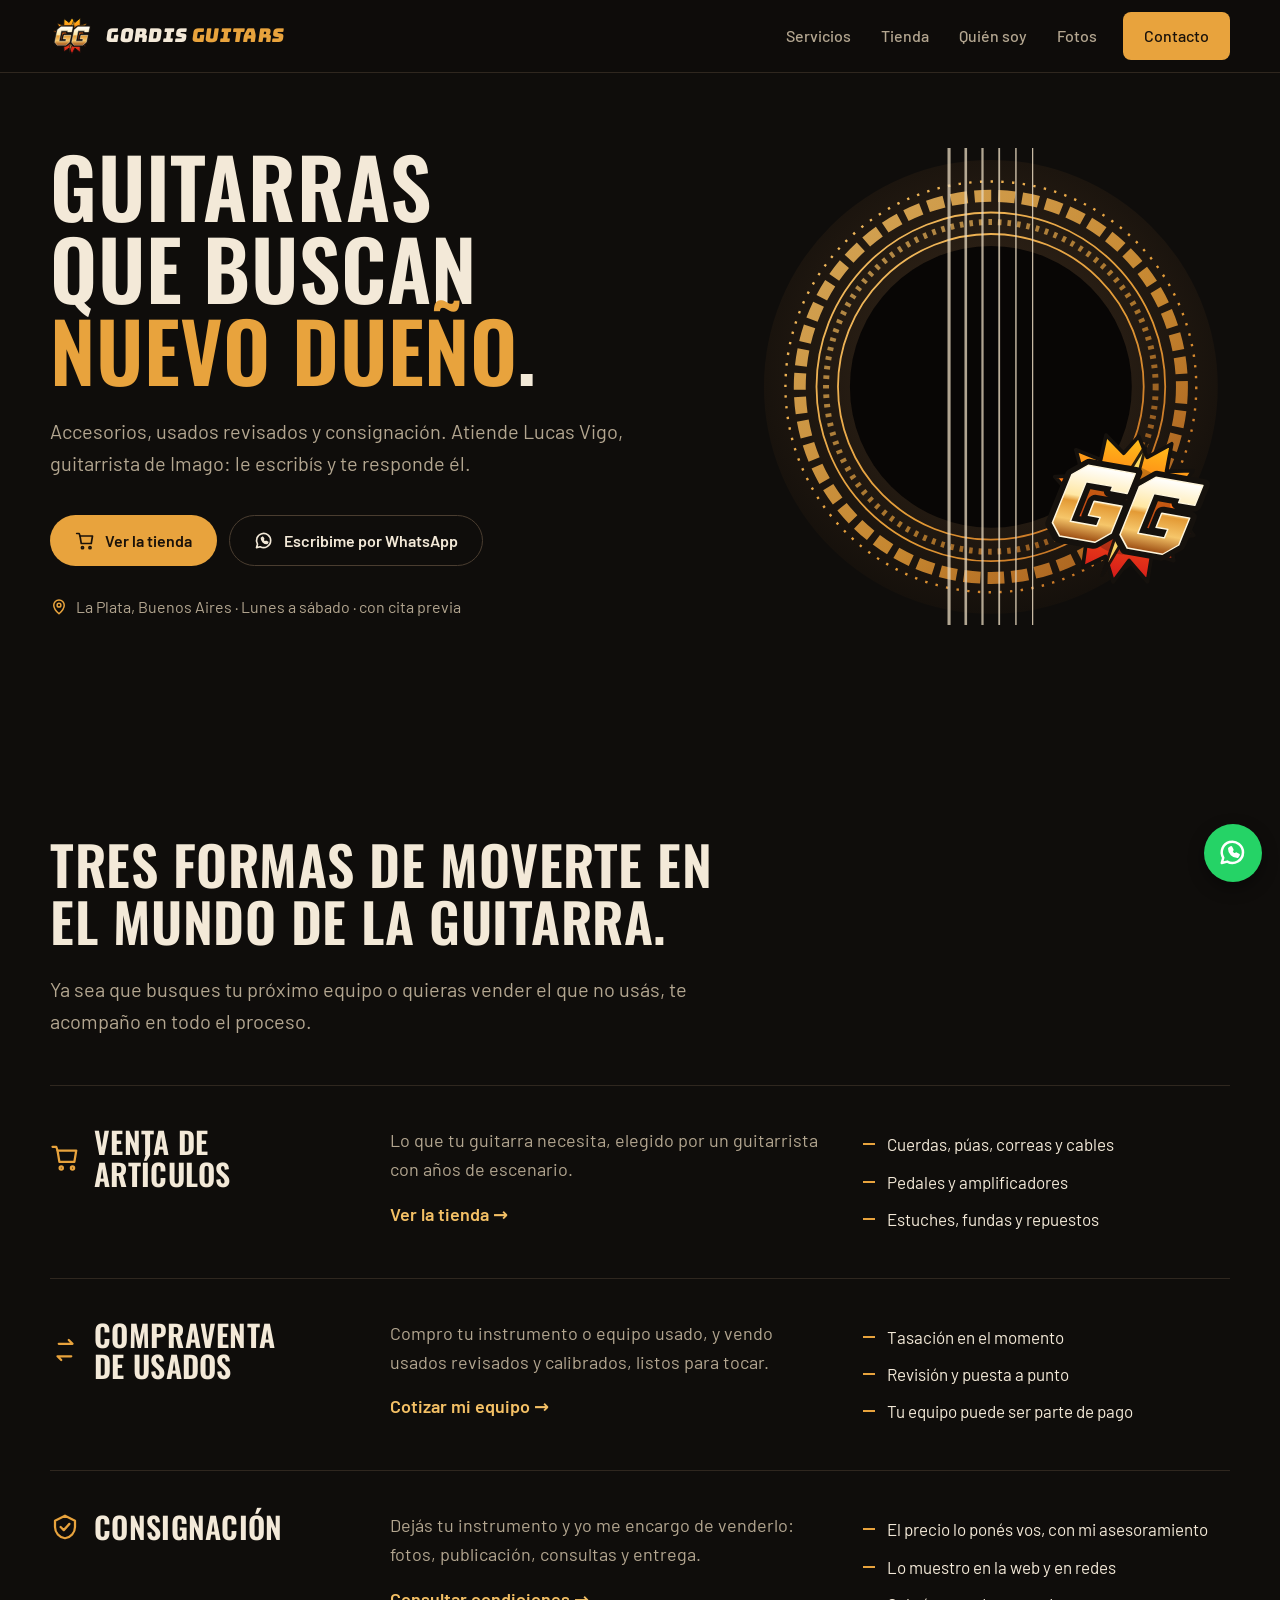
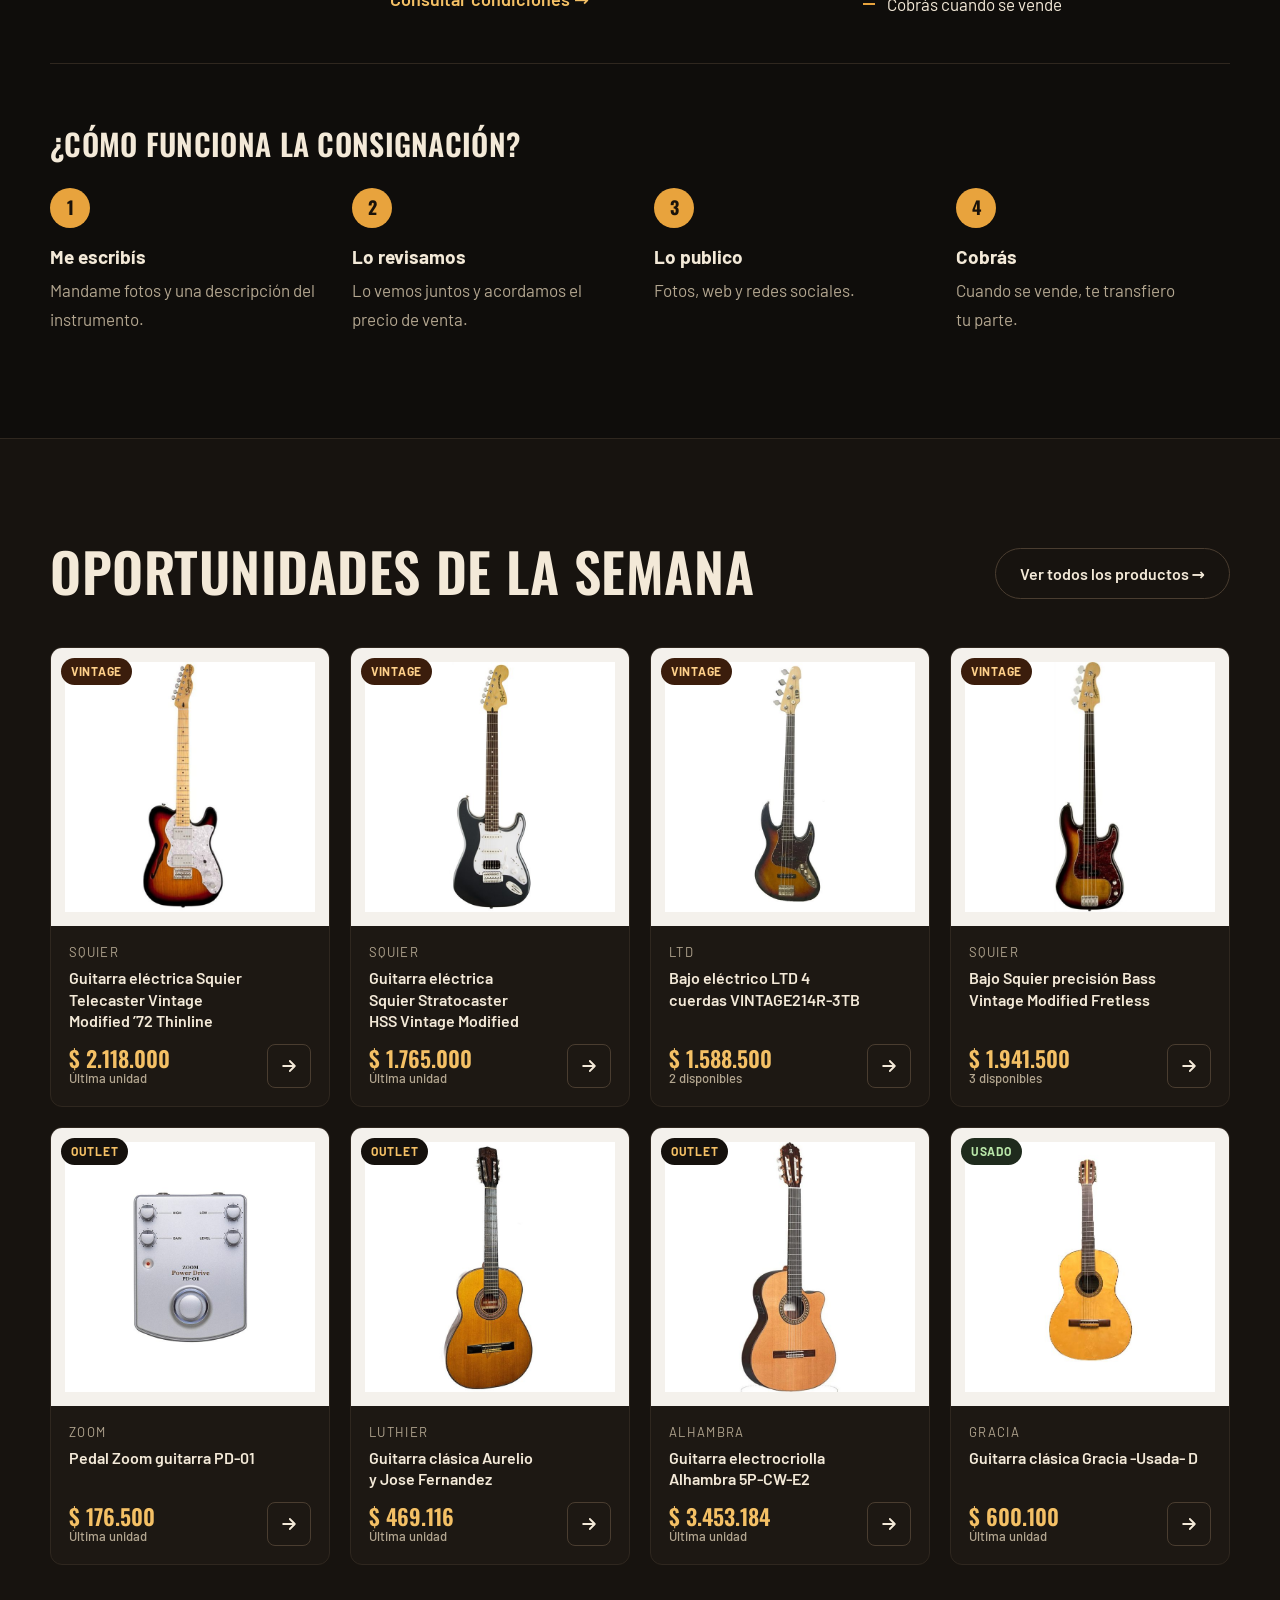
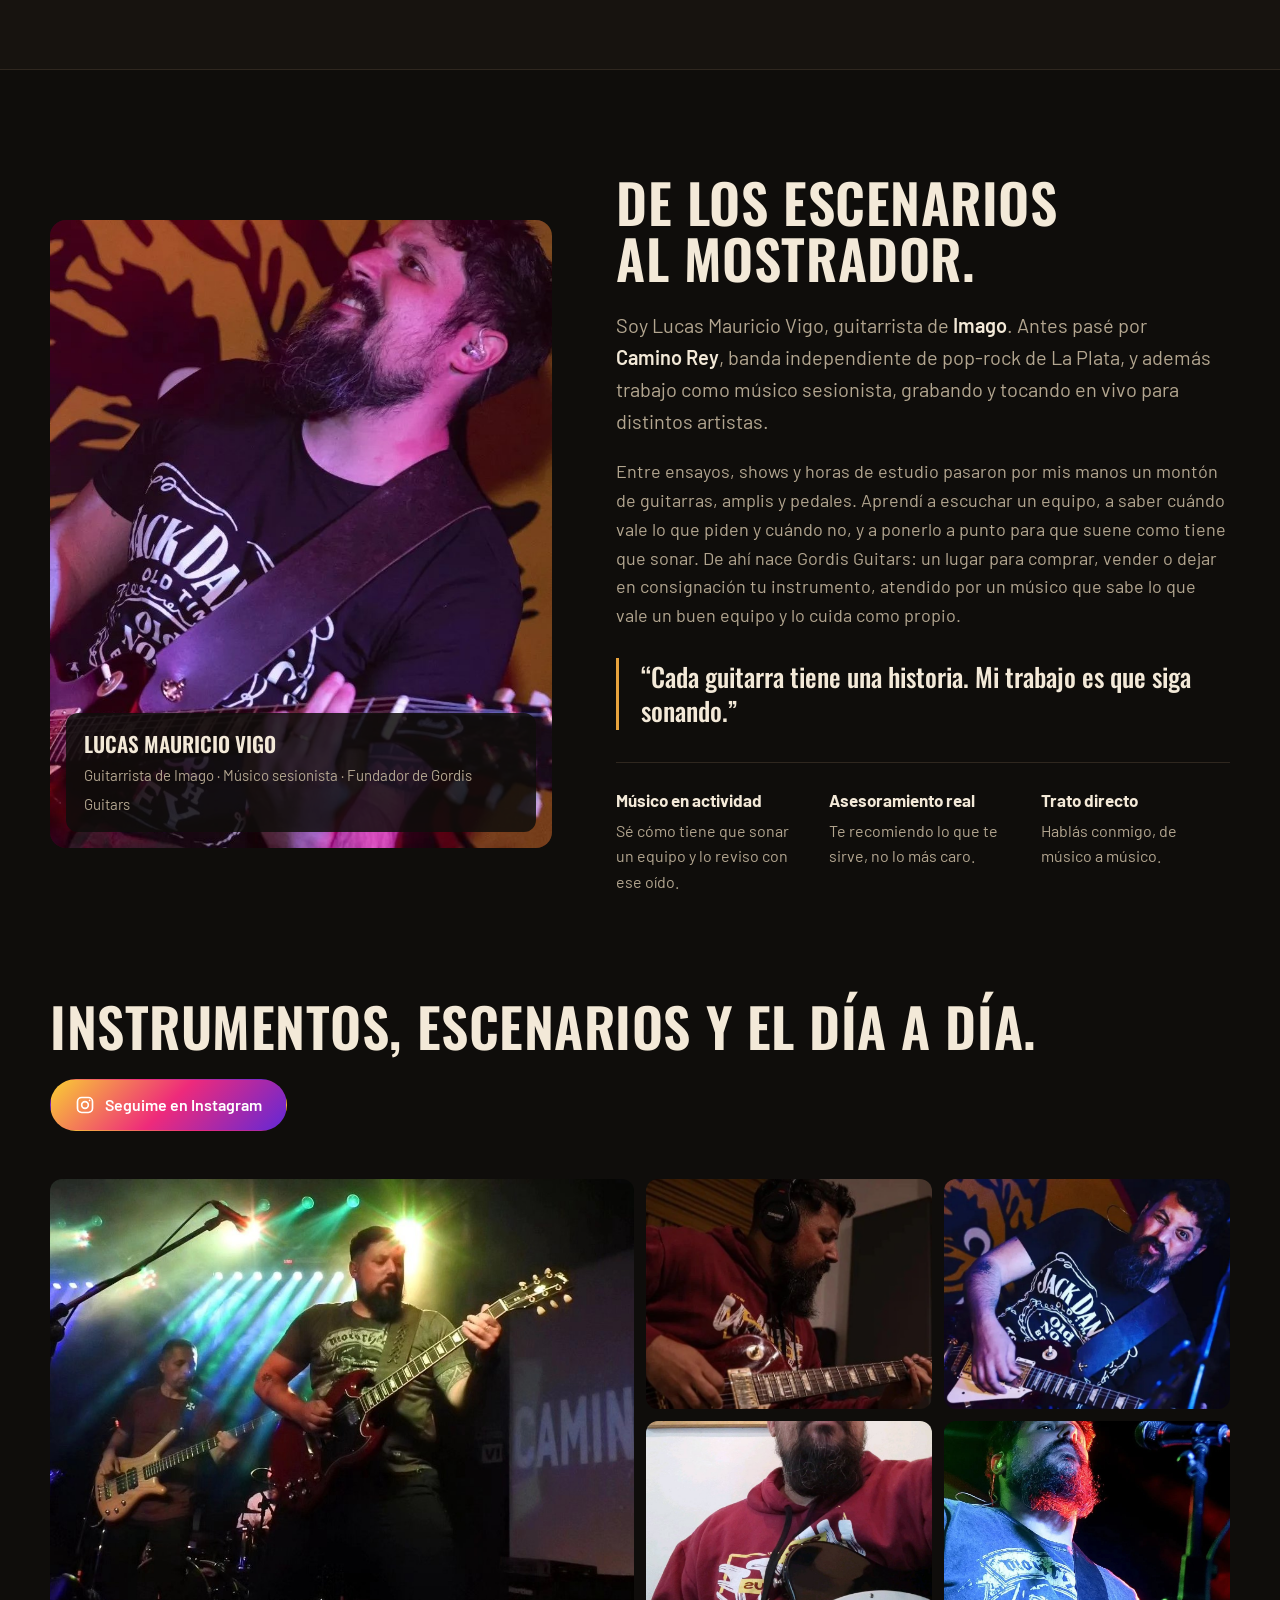
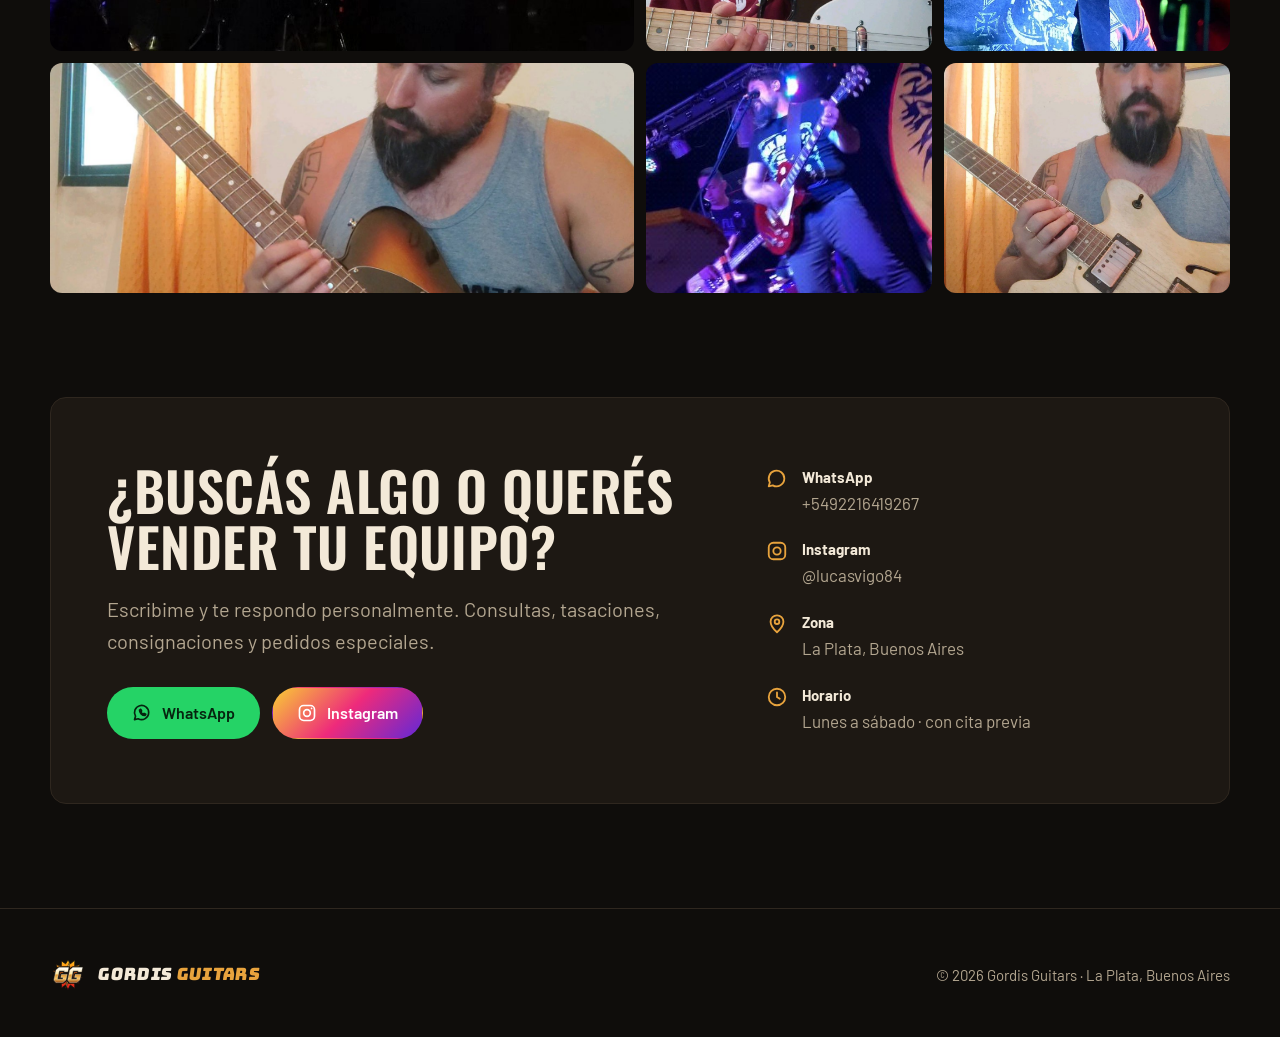
<file: index.html>
<!doctype html>
<html lang="es">
<head>
  <meta charset="utf-8">
  <meta name="viewport" content="width=device-width, initial-scale=1, viewport-fit=cover">
  <meta name="theme-color" content="#0f0d0b">
  <script>document.documentElement.classList.add("js")</script>
  <title>Gordis Guitars · Guitarras, usados y consignación</title>
  <meta name="description" content="Gordis Guitars: artículos de guitarra, compraventa de instrumentos usados y consignación. Atendido por Lucas Vigo, guitarrista.">
  <meta property="og:title" content="Gordis Guitars">
  <meta property="og:description" content="Artículos de guitarra, compraventa de usados y consignación.">
  <meta property="og:image" content="logo.svg">
  <link rel="icon" href="logo.svg" type="image/svg+xml">
  <link rel="preconnect" href="https://fonts.googleapis.com">
  <link rel="preconnect" href="https://fonts.gstatic.com" crossorigin>
  <link href="https://fonts.googleapis.com/css2?family=Bungee&family=Oswald:wght@500;600;700&family=Barlow:wght@400;500;600;700&display=swap" rel="stylesheet">
  <link rel="stylesheet" href="styles.css">
</head>
<body>

<!-- ===================== ENCABEZADO ===================== -->
<header class="header">
  <div class="wrap">
    <a class="brand" href="#inicio">
      <img src="logo.svg" alt="">
      <span class="brand-name">GORDIS <span>GUITARS</span></span>
    </a>
    <button class="menu-btn" aria-label="Abrir menú" aria-expanded="false" data-menu>
      <svg viewBox="0 0 24 24" fill="none" stroke="currentColor" stroke-width="2" stroke-linecap="round"><path d="M4 7h16M4 12h16M4 17h16"/></svg>
    </button>
    <nav class="nav">
      <a href="#servicios">Servicios</a>
      <a href="tienda.html">Tienda</a>
      <a href="#lucas">Quién soy</a>
      <a href="#fotos">Fotos</a>
      <a class="btn btn-gold" href="#contacto">Contacto</a>
    </nav>
  </div>
</header>

<main>
<!-- ===================== PORTADA ===================== -->
<section class="hero" id="inicio">
  <div class="wrap">
    <div>
      <h1>Guitarras que buscan <em>nuevo dueño</em>.</h1>
      <p class="lead">Accesorios, usados revisados y consignación. Atiende Lucas Vigo, guitarrista de Imago: le escribís y te responde él.</p>
      <div class="hero-cta">
        <a class="btn btn-gold" href="tienda.html">
          <svg viewBox="0 0 24 24" fill="none" stroke="currentColor" stroke-width="2" stroke-linecap="round" stroke-linejoin="round"><path d="M6 6h15l-1.5 9h-12z"/><path d="M6 6 5 3H2"/><circle cx="9" cy="20" r="1.3"/><circle cx="18" cy="20" r="1.3"/></svg>
          Ver la tienda
        </a>
        <a class="btn btn-ghost" data-wa href="#">
          <svg viewBox="0 0 24 24" fill="none" stroke="currentColor" stroke-width="2" stroke-linecap="round" stroke-linejoin="round"><path d="M20 11.5a8.5 8.5 0 0 1-12.6 7.4L3 20l1.2-4.2A8.5 8.5 0 1 1 20 11.5z"/><path d="M9 8.5c0 3.5 3 6.5 6.5 6.5l1-1.5-2-1-1 .8a4.5 4.5 0 0 1-2.8-2.8l.8-1-1-2z"/></svg>
          Escribime por WhatsApp
        </a>
      </div>
      <p class="hero-zona">
        <svg viewBox="0 0 24 24" fill="none" stroke="currentColor" stroke-width="2" stroke-linecap="round" stroke-linejoin="round"><path d="M12 21s-7-6.2-7-11.5a7 7 0 0 1 14 0C19 14.8 12 21 12 21z"/><circle cx="12" cy="9.5" r="2.5"/></svg>
        <span><span data-zona></span> · <span data-horario></span></span>
      </p>
    </div>

    <div class="hero-art" aria-hidden="true">
      <svg viewBox="0 0 400 400">
        <defs>
          <radialGradient id="caja" cx="50%" cy="45%" r="60%">
            <stop offset="0" stop-color="#3a2a1b"/><stop offset="1" stop-color="#120e0a"/>
          </radialGradient>
          <linearGradient id="oro" x1="0" y1="0" x2="1" y2="1">
            <stop offset="0" stop-color="#f4c065"/><stop offset=".6" stop-color="#e39a35"/><stop offset="1" stop-color="#b8601b"/>
          </linearGradient>
        </defs>
        <circle cx="200" cy="200" r="190" fill="url(#caja)"/>
        <g fill="none" stroke="url(#oro)">
          <circle cx="200" cy="200" r="172" stroke-width="2" stroke-dasharray="2 7"/>
          <circle cx="200" cy="200" r="160" stroke-width="10" stroke-dasharray="14 6" opacity=".85"/>
          <circle cx="200" cy="200" r="146" stroke-width="1.5"/>
          <circle cx="200" cy="200" r="138" stroke-width="5" stroke-dasharray="3 5" opacity=".7"/>
          <circle cx="200" cy="200" r="128" stroke-width="1.5"/>
        </g>
        <circle cx="200" cy="200" r="118" fill="#080605"/>
        <g stroke="#e8d9bf" stroke-linecap="round">
          <line x1="165" y1="0" x2="165" y2="400" stroke-width="2.6" opacity=".75"/>
          <line x1="179" y1="0" x2="179" y2="400" stroke-width="2.2" opacity=".75"/>
          <line x1="193" y1="0" x2="193" y2="400" stroke-width="1.9" opacity=".75"/>
          <line x1="207" y1="0" x2="207" y2="400" stroke-width="1.5" opacity=".8"/>
          <line x1="221" y1="0" x2="221" y2="400" stroke-width="1.2" opacity=".85"/>
          <line x1="235" y1="0" x2="235" y2="400" stroke-width="1" opacity=".9"/>
        </g>
        <image href="logo.svg" x="238" y="238" width="150" height="130" transform="rotate(10 313 303)"/>
      </svg>
    </div>
  </div>
</section>

<!-- ===================== SERVICIOS ===================== -->
<section id="servicios">
  <div class="wrap">
    <div class="sec-head revelar">
      <div>
        <h2>Tres formas de moverte en el mundo de la guitarra.</h2>
      </div>
      <p class="lead">Ya sea que busques tu próximo equipo o quieras vender el que no usás, te acompaño en todo el proceso.</p>
    </div>

    <div class="servicios">
      <article class="servicio revelar">
        <h3><svg viewBox="0 0 24 24" fill="none" stroke="currentColor" stroke-width="1.8" stroke-linecap="round" stroke-linejoin="round" aria-hidden="true"><path d="M6 6h15l-1.5 9h-12z"/><path d="M6 6 5 3H2"/><circle cx="9" cy="20" r="1.3"/><circle cx="18" cy="20" r="1.3"/></svg>Venta de artículos</h3>
        <div>
          <p>Lo que tu guitarra necesita, elegido por un guitarrista con años de escenario.</p>
          <a class="link" href="tienda.html">Ver la tienda →</a>
        </div>
        <ul><li>Cuerdas, púas, correas y cables</li><li>Pedales y amplificadores</li><li>Estuches, fundas y repuestos</li></ul>
      </article>

      <article class="servicio revelar">
        <h3><svg viewBox="0 0 24 24" fill="none" stroke="currentColor" stroke-width="1.8" stroke-linecap="round" stroke-linejoin="round" aria-hidden="true"><path d="M7 7h11l-3-3M17 17H6l3 3"/></svg>Compraventa de usados</h3>
        <div>
          <p>Compro tu instrumento o equipo usado, y vendo usados revisados y calibrados, listos para tocar.</p>
          <a class="link" data-wa data-msg="Hola Lucas, quiero vender/permutar un instrumento usado." href="#">Cotizar mi equipo →</a>
        </div>
        <ul><li>Tasación en el momento</li><li>Revisión y puesta a punto</li><li>Tu equipo puede ser parte de pago</li></ul>
      </article>

      <article class="servicio revelar">
        <h3><svg viewBox="0 0 24 24" fill="none" stroke="currentColor" stroke-width="1.8" stroke-linecap="round" stroke-linejoin="round" aria-hidden="true"><path d="M12 3 4 7v5c0 4.5 3.4 8.3 8 9 4.6-.7 8-4.5 8-9V7z"/><path d="m8.5 12 2.5 2.5 4.5-5"/></svg>Consignación</h3>
        <div>
          <p>Dejás tu instrumento y yo me encargo de venderlo: fotos, publicación, consultas y entrega.</p>
          <a class="link" data-wa data-msg="Hola Lucas, quiero dejar un instrumento en consignación." href="#">Consultar condiciones →</a>
        </div>
        <ul><li>El precio lo ponés vos, con mi asesoramiento</li><li>Lo muestro en la web y en redes</li><li>Cobrás cuando se vende</li></ul>
      </article>
    </div>

    <div class="pasos revelar">
      <h3>¿Cómo funciona la consignación?</h3>
      <ol class="pasos-grid">
        <li class="paso"><b>Me escribís</b><span>Mandame fotos y una descripción del instrumento.</span></li>
        <li class="paso"><b>Lo revisamos</b><span>Lo vemos juntos y acordamos el precio de venta.</span></li>
        <li class="paso"><b>Lo publico</b><span>Fotos, web y redes sociales.</span></li>
        <li class="paso"><b>Cobrás</b><span>Cuando se vende, te transfiero tu parte.</span></li>
      </ol>
    </div>
  </div>
</section>

<!-- ===================== TIENDA (adelanto) ===================== -->
<section class="tienda-preview" id="tienda">
  <div class="wrap">
    <div class="sec-head revelar">
      <div>
        <h2>Oportunidades de la semana</h2>
      </div>
      <a class="btn btn-ghost" href="tienda.html">Ver todos los productos →</a>
    </div>
    <div class="prod-grid" data-destacados></div>
  </div>
</section>

<!-- ===================== SOBRE LUCAS ===================== -->
<section class="sobre" id="lucas">
  <div class="wrap">
    <div class="sobre-foto revelar">
      <!-- Para poner una foto de Lucas: guardala como fotos/lucas.jpg -->
      <img src="fotos/lucas.jpg" alt="Lucas Vigo con su guitarra" data-fallback>
      <div class="marco">
        <div>
          <svg viewBox="0 0 100 100" fill="none" stroke="currentColor" stroke-width="3"><circle cx="50" cy="36" r="16"/><path d="M18 90c4-18 17-28 32-28s28 10 32 28"/></svg>
          Acá va una foto de Lucas<br><small>(fotos/lucas.jpg)</small>
        </div>
      </div>
      <div class="sobre-firma"><b>Lucas Mauricio Vigo</b><span>Guitarrista de Imago · Músico sesionista · Fundador de Gordis Guitars</span></div>
    </div>

    <div class="revelar">
      <h2>De los escenarios al mostrador.</h2>
      <p class="lead" style="margin-top:22px">Soy Lucas Mauricio Vigo, guitarrista de <b style="color:var(--text)">Imago</b>. Antes pasé por <b style="color:var(--text)">Camino Rey</b>, banda independiente de pop-rock de La Plata, y además trabajo como músico sesionista, grabando y tocando en vivo para distintos artistas.</p>
      <p>Entre ensayos, shows y horas de estudio pasaron por mis manos un montón de guitarras, amplis y pedales. Aprendí a escuchar un equipo, a saber cuándo vale lo que piden y cuándo no, y a ponerlo a punto para que suene como tiene que sonar. De ahí nace Gordis Guitars: un lugar para comprar, vender o dejar en consignación tu instrumento, atendido por un músico que sabe lo que vale un buen equipo y lo cuida como propio.</p>
      <blockquote>“Cada guitarra tiene una historia. Mi trabajo es que siga sonando.”</blockquote>
      <dl class="valores">
        <div><dt>Músico en actividad</dt><dd>Sé cómo tiene que sonar un equipo y lo reviso con ese oído.</dd></div>
        <div><dt>Asesoramiento real</dt><dd>Te recomiendo lo que te sirve, no lo más caro.</dd></div>
        <div><dt>Trato directo</dt><dd>Hablás conmigo, de músico a músico.</dd></div>
      </dl>
    </div>
  </div>
</section>

<!-- ===================== FOTOS ===================== -->
<section id="fotos" style="padding-top:0">
  <div class="wrap">
    <div class="sec-head revelar">
      <div>
        <h2>Instrumentos, escenarios y el día a día.</h2>
      </div>
      <a class="btn btn-ig" data-ig href="#">
        <svg viewBox="0 0 24 24" fill="none" stroke="currentColor" stroke-width="2"><rect x="3" y="3" width="18" height="18" rx="5"/><circle cx="12" cy="12" r="4"/><circle cx="17.5" cy="6.5" r="1" fill="currentColor" stroke="none"/></svg>
        Seguime en Instagram
      </a>
    </div>
    <!-- Las fotos se cargan solas desde la carpeta fotos/galeria (foto-1.jpg, foto-2.jpg, ...) -->
    <div class="galeria-grid" data-galeria></div>
  </div>
</section>

<!-- ===================== CONTACTO ===================== -->
<section id="contacto" style="padding-top:0">
  <div class="wrap">
    <div class="contacto-box revelar">
      <div>
        <h2>¿Buscás algo o querés vender tu equipo?</h2>
        <p class="lead">Escribime y te respondo personalmente. Consultas, tasaciones, consignaciones y pedidos especiales.</p>
        <div class="contacto-btns">
          <a class="btn btn-wa" data-wa href="#">
            <svg viewBox="0 0 24 24" fill="none" stroke="currentColor" stroke-width="2" stroke-linecap="round" stroke-linejoin="round"><path d="M20 11.5a8.5 8.5 0 0 1-12.6 7.4L3 20l1.2-4.2A8.5 8.5 0 1 1 20 11.5z"/><path d="M9 8.5c0 3.5 3 6.5 6.5 6.5l1-1.5-2-1-1 .8a4.5 4.5 0 0 1-2.8-2.8l.8-1-1-2z"/></svg>
            WhatsApp
          </a>
          <a class="btn btn-ig" data-ig href="#">
            <svg viewBox="0 0 24 24" fill="none" stroke="currentColor" stroke-width="2"><rect x="3" y="3" width="18" height="18" rx="5"/><circle cx="12" cy="12" r="4"/><circle cx="17.5" cy="6.5" r="1" fill="currentColor" stroke="none"/></svg>
            Instagram
          </a>
        </div>
      </div>
      <ul class="datos">
        <li><svg viewBox="0 0 24 24" fill="none" stroke="currentColor" stroke-width="2" stroke-linecap="round" stroke-linejoin="round"><path d="M20 11.5a8.5 8.5 0 0 1-12.6 7.4L3 20l1.2-4.2A8.5 8.5 0 1 1 20 11.5z"/></svg><div><b>WhatsApp</b><span data-wa-texto></span></div></li>
        <li><svg viewBox="0 0 24 24" fill="none" stroke="currentColor" stroke-width="2"><rect x="3" y="3" width="18" height="18" rx="5"/><circle cx="12" cy="12" r="4"/></svg><div><b>Instagram</b><span data-ig-texto></span></div></li>
        <li><svg viewBox="0 0 24 24" fill="none" stroke="currentColor" stroke-width="2" stroke-linecap="round" stroke-linejoin="round"><path d="M12 21s-7-6.2-7-11.5a7 7 0 0 1 14 0C19 14.8 12 21 12 21z"/><circle cx="12" cy="9.5" r="2.5"/></svg><div><b>Zona</b><span data-zona></span></div></li>
        <li><svg viewBox="0 0 24 24" fill="none" stroke="currentColor" stroke-width="2" stroke-linecap="round"><circle cx="12" cy="12" r="9"/><path d="M12 7v5l3 2"/></svg><div><b>Horario</b><span data-horario></span></div></li>
      </ul>
    </div>
  </div>
</section>
</main>

<footer class="footer">
  <div class="wrap">
    <a class="brand" href="#inicio"><img src="logo.svg" alt=""><span class="brand-name">GORDIS <span>GUITARS</span></span></a>
    <span>© <span data-anio></span> Gordis Guitars · <span data-zona></span></span>
  </div>
</footer>

<a class="wa-flotante" data-wa href="#" aria-label="Escribir por WhatsApp">
  <svg viewBox="0 0 24 24" fill="none" stroke="currentColor" stroke-width="2" stroke-linecap="round" stroke-linejoin="round"><path d="M20 11.5a8.5 8.5 0 0 1-12.6 7.4L3 20l1.2-4.2A8.5 8.5 0 1 1 20 11.5z"/><path d="M9 8.5c0 3.5 3 6.5 6.5 6.5l1-1.5-2-1-1 .8a4.5 4.5 0 0 1-2.8-2.8l.8-1-1-2z"/></svg>
</a>

<div class="lightbox" data-lightbox><button aria-label="Cerrar">×</button><img alt=""></div>

<script src="config.js"></script>
<script src="productos.js"></script>
<script src="main.js"></script>
</body>
</html>
</file>
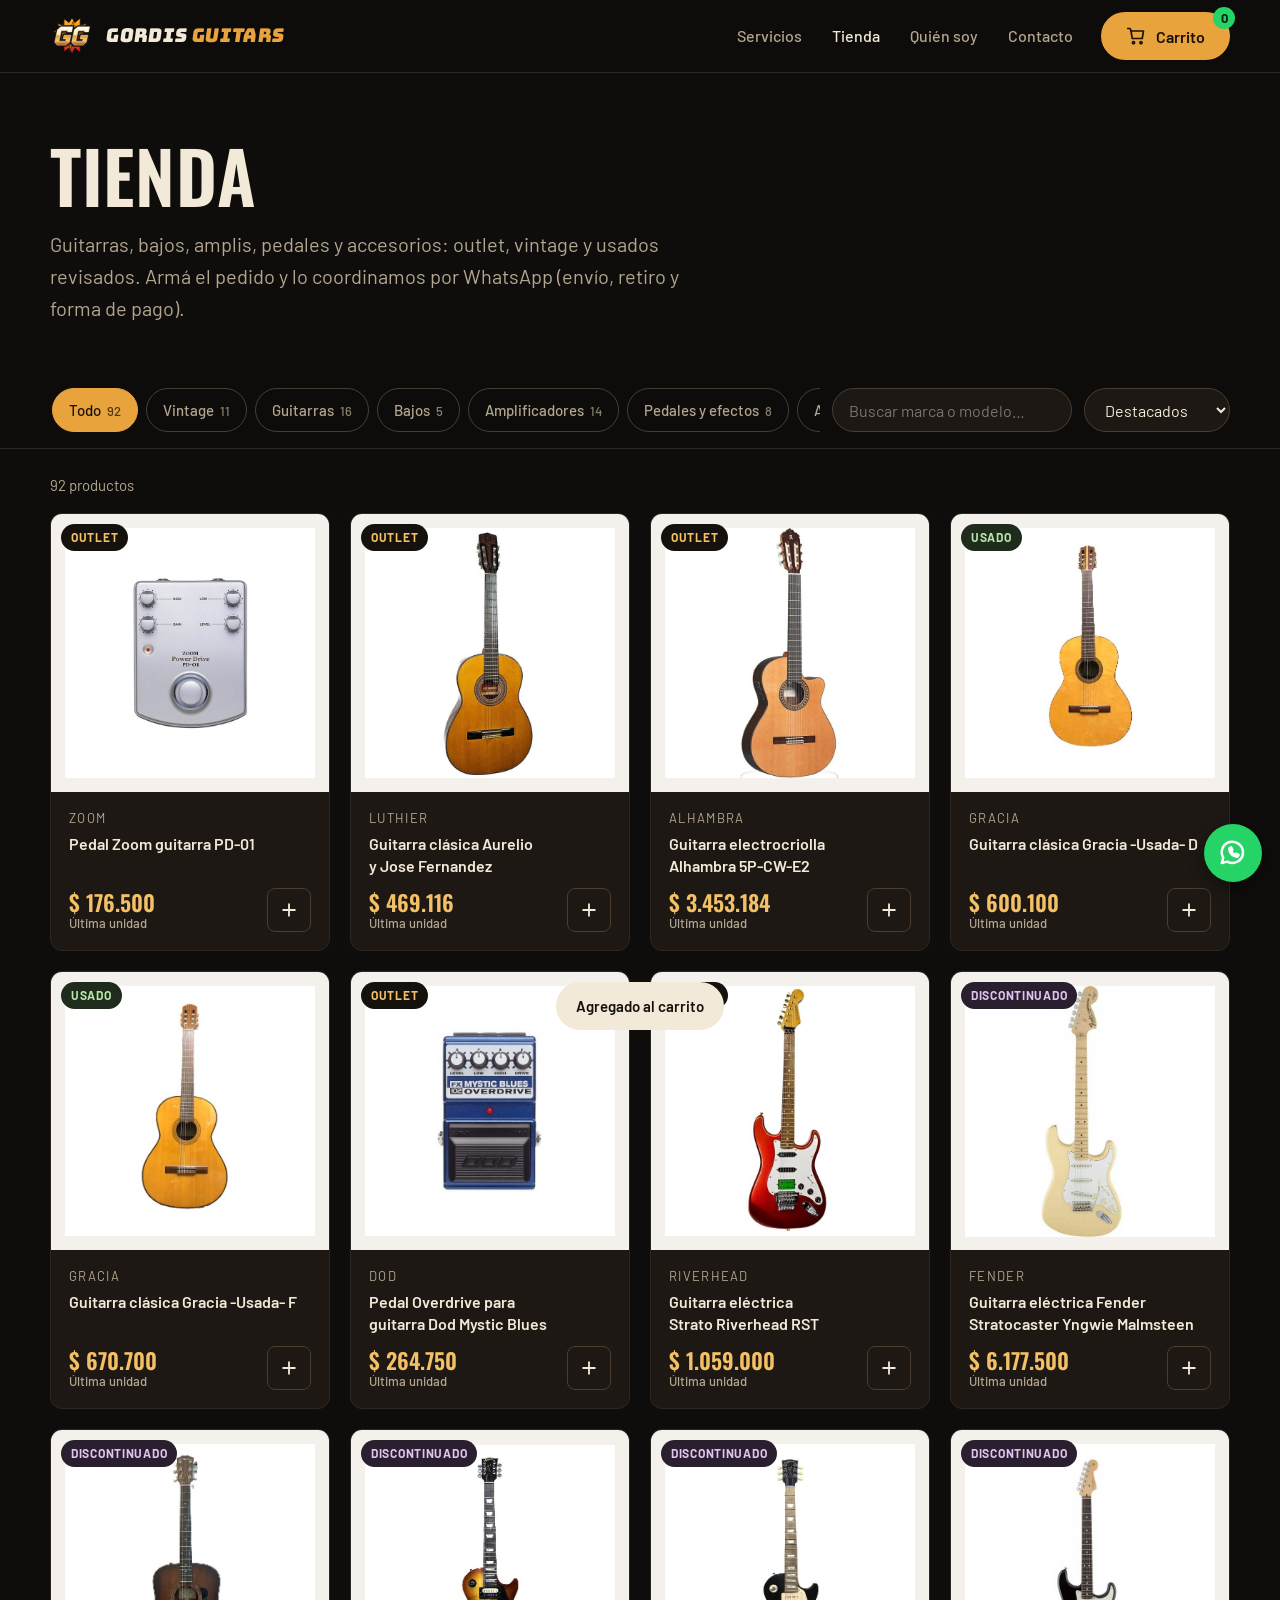
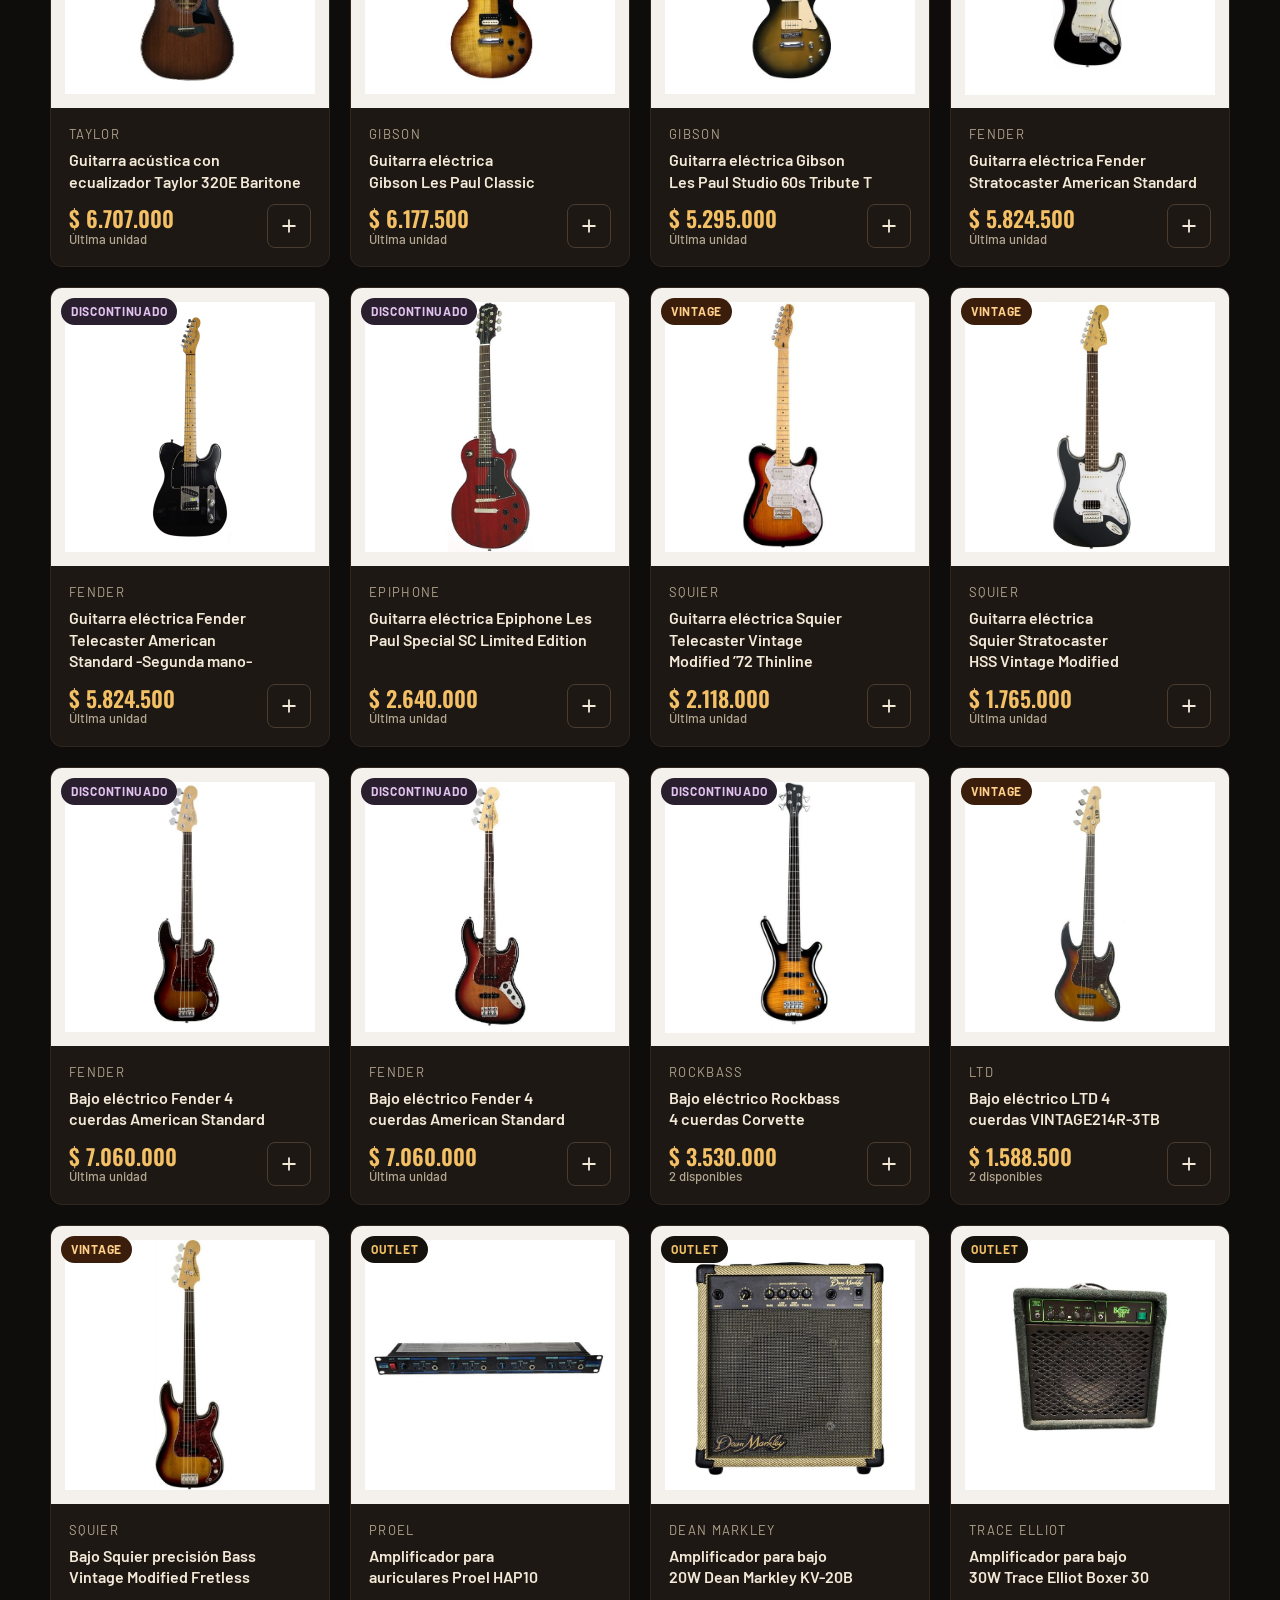
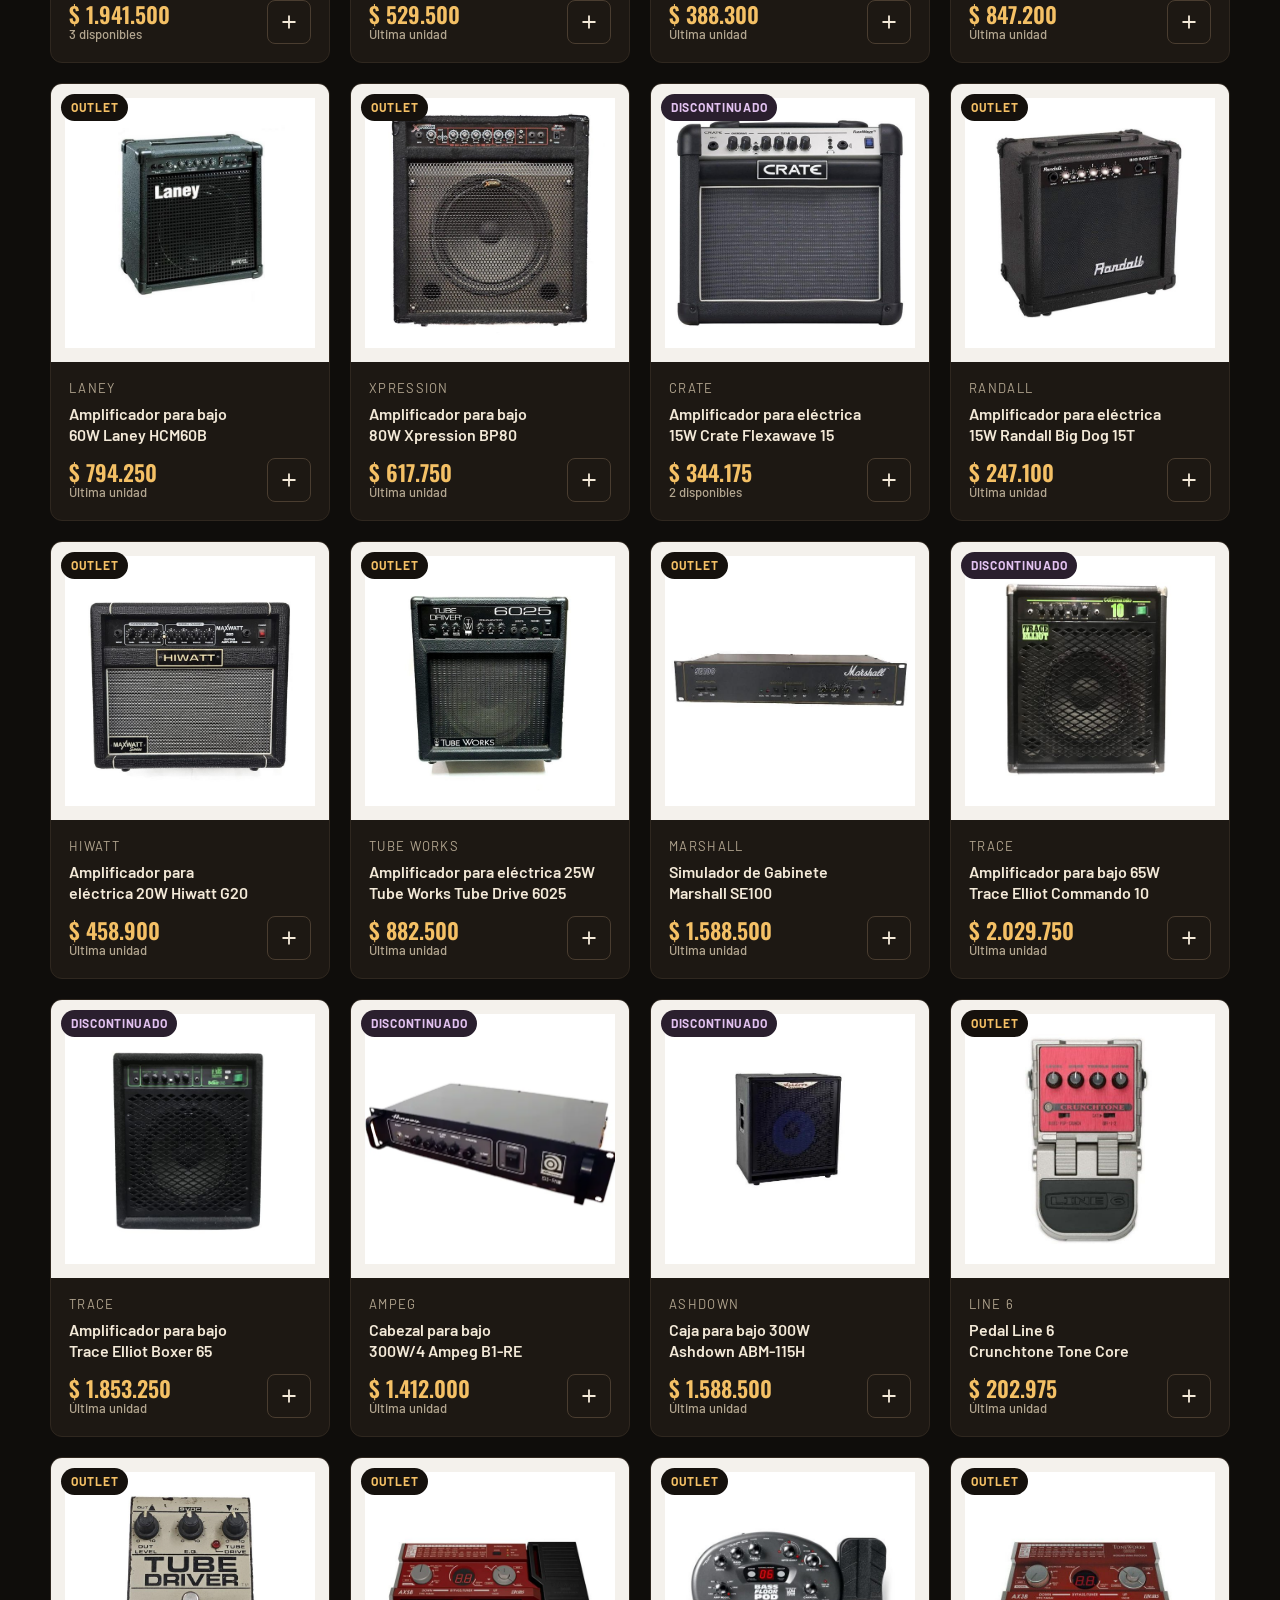
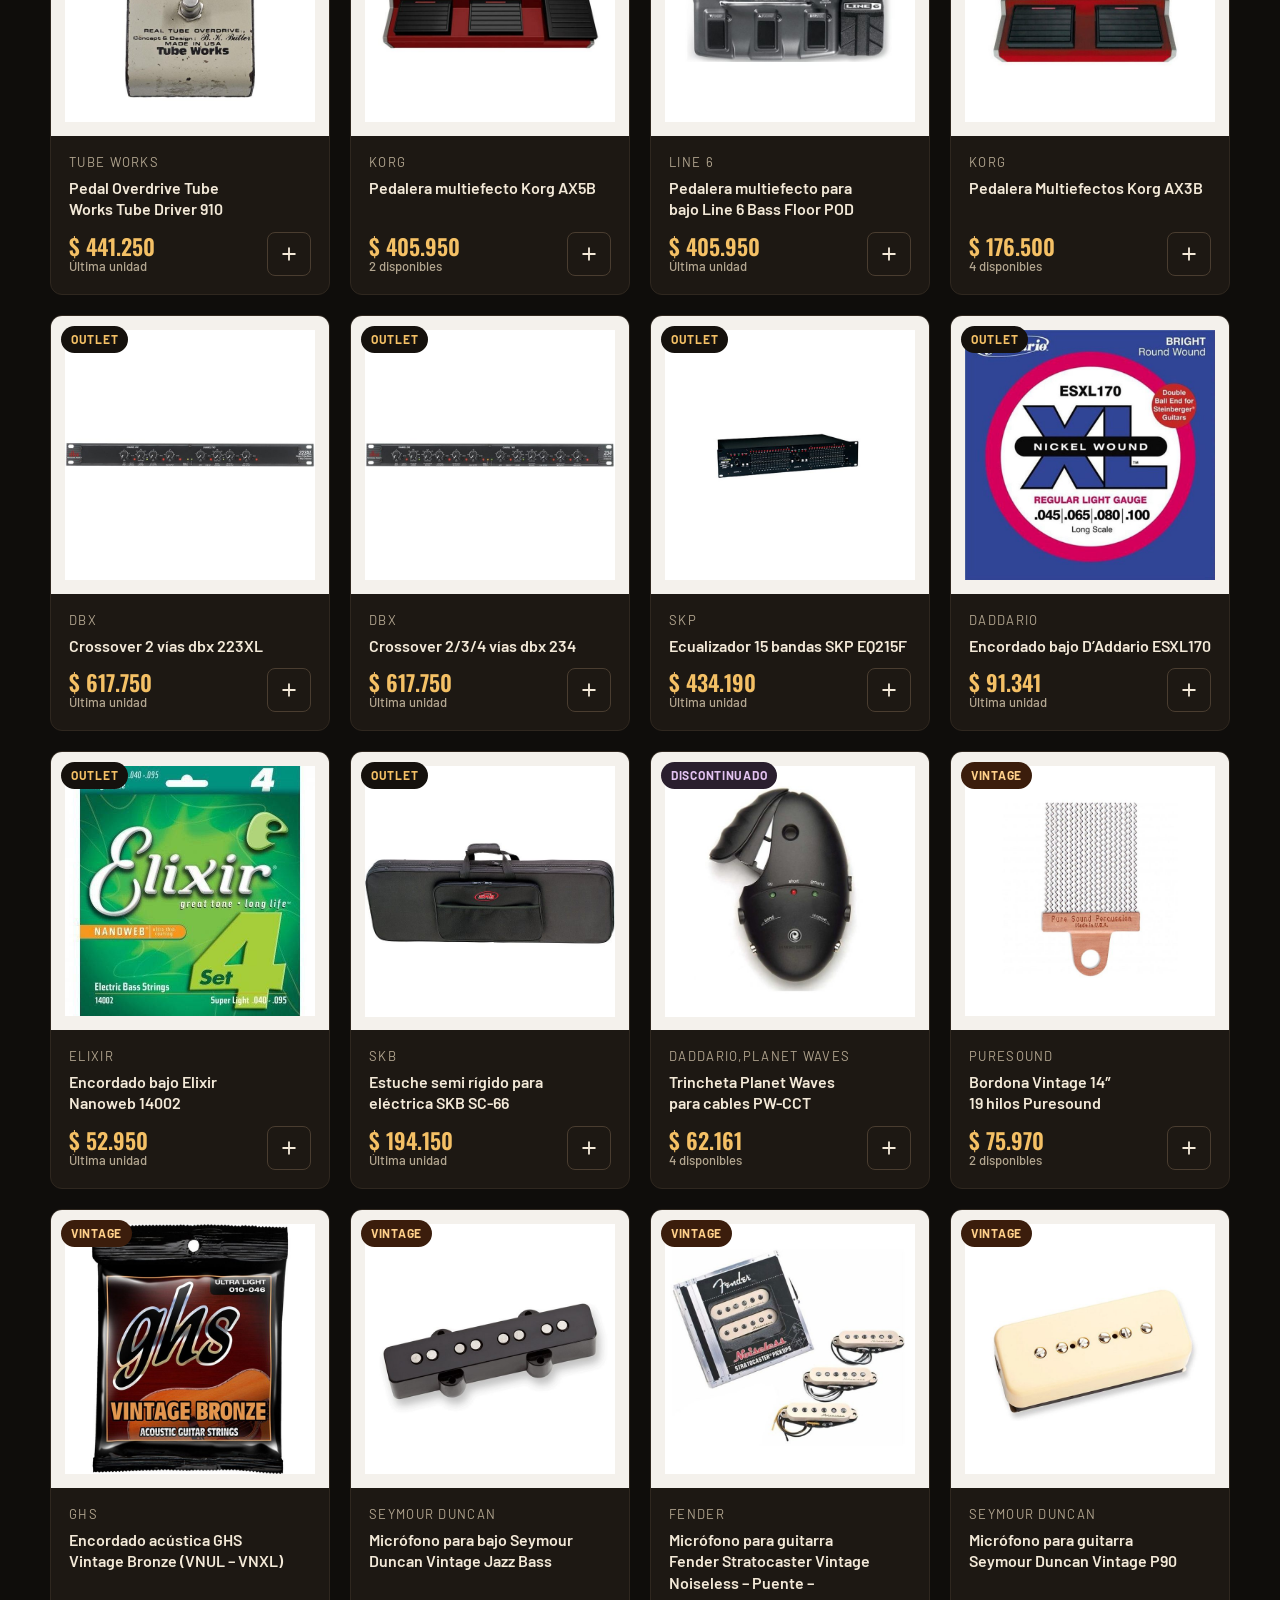
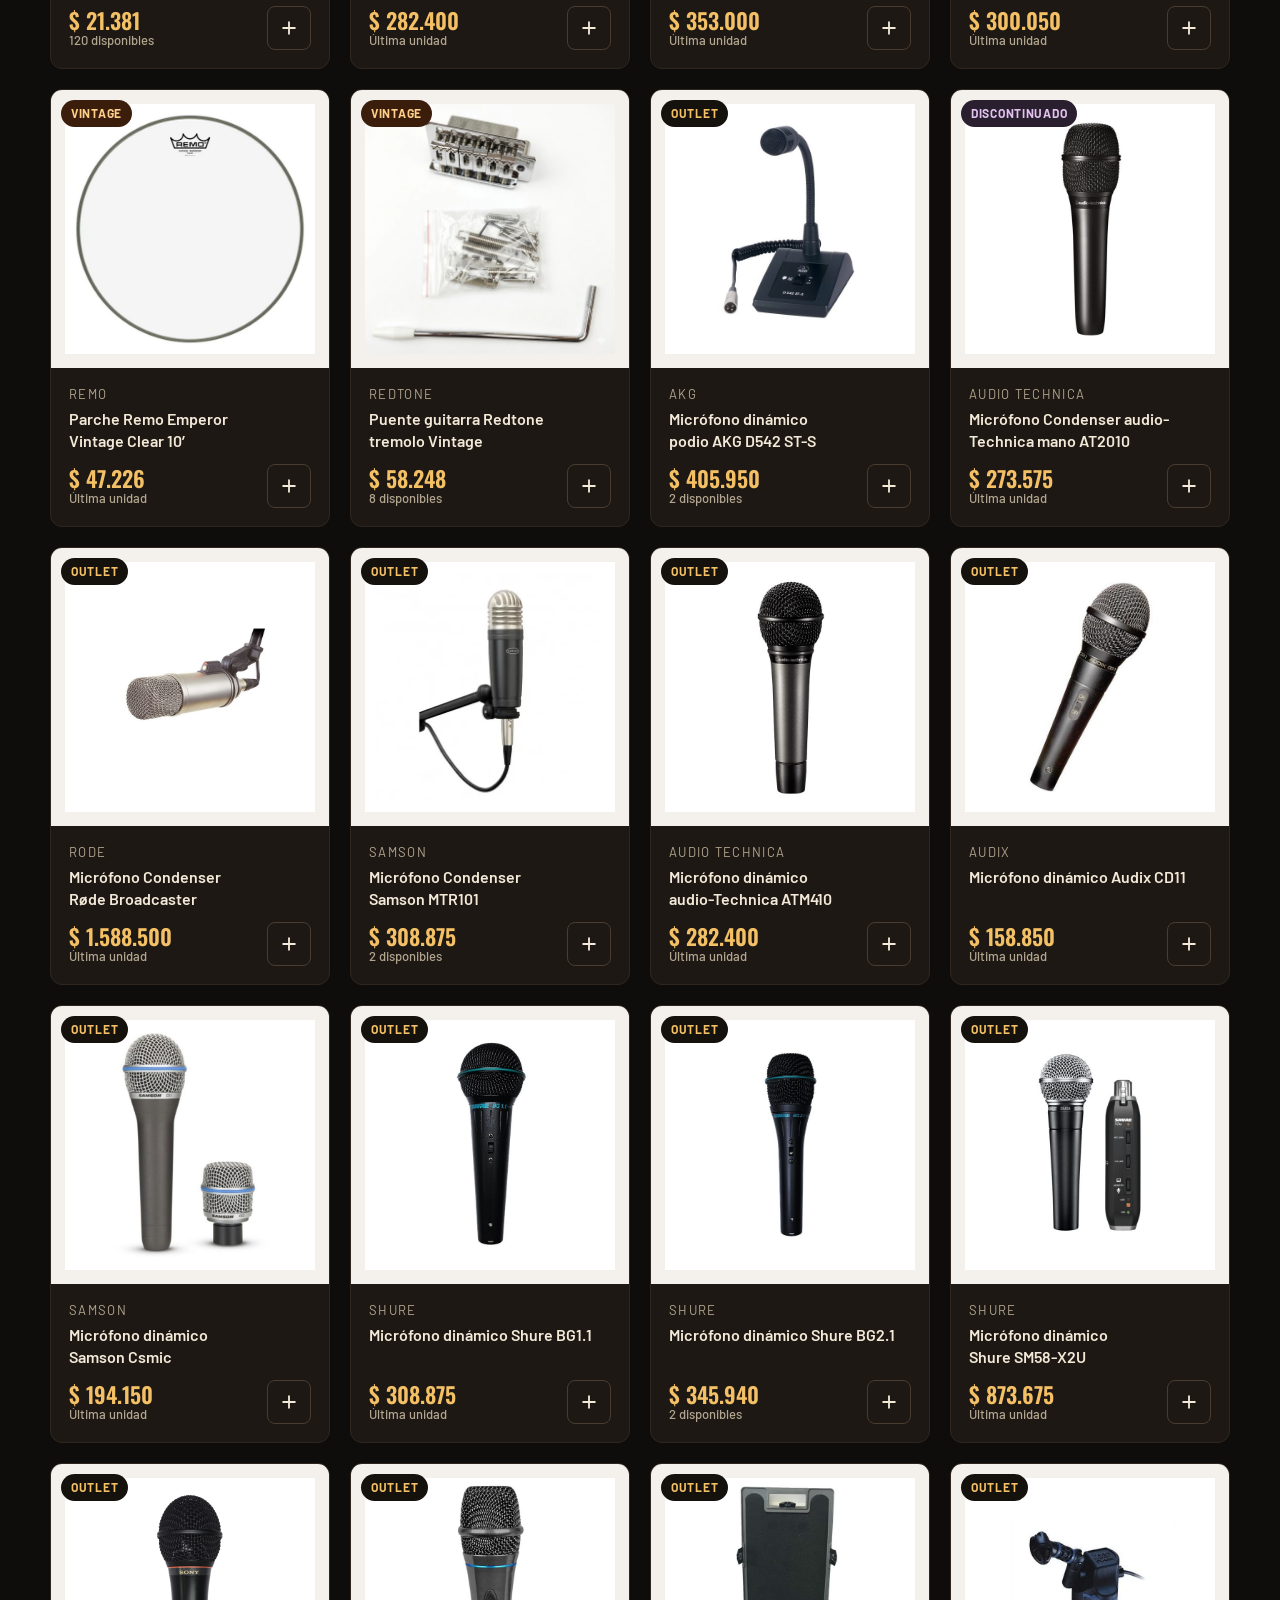
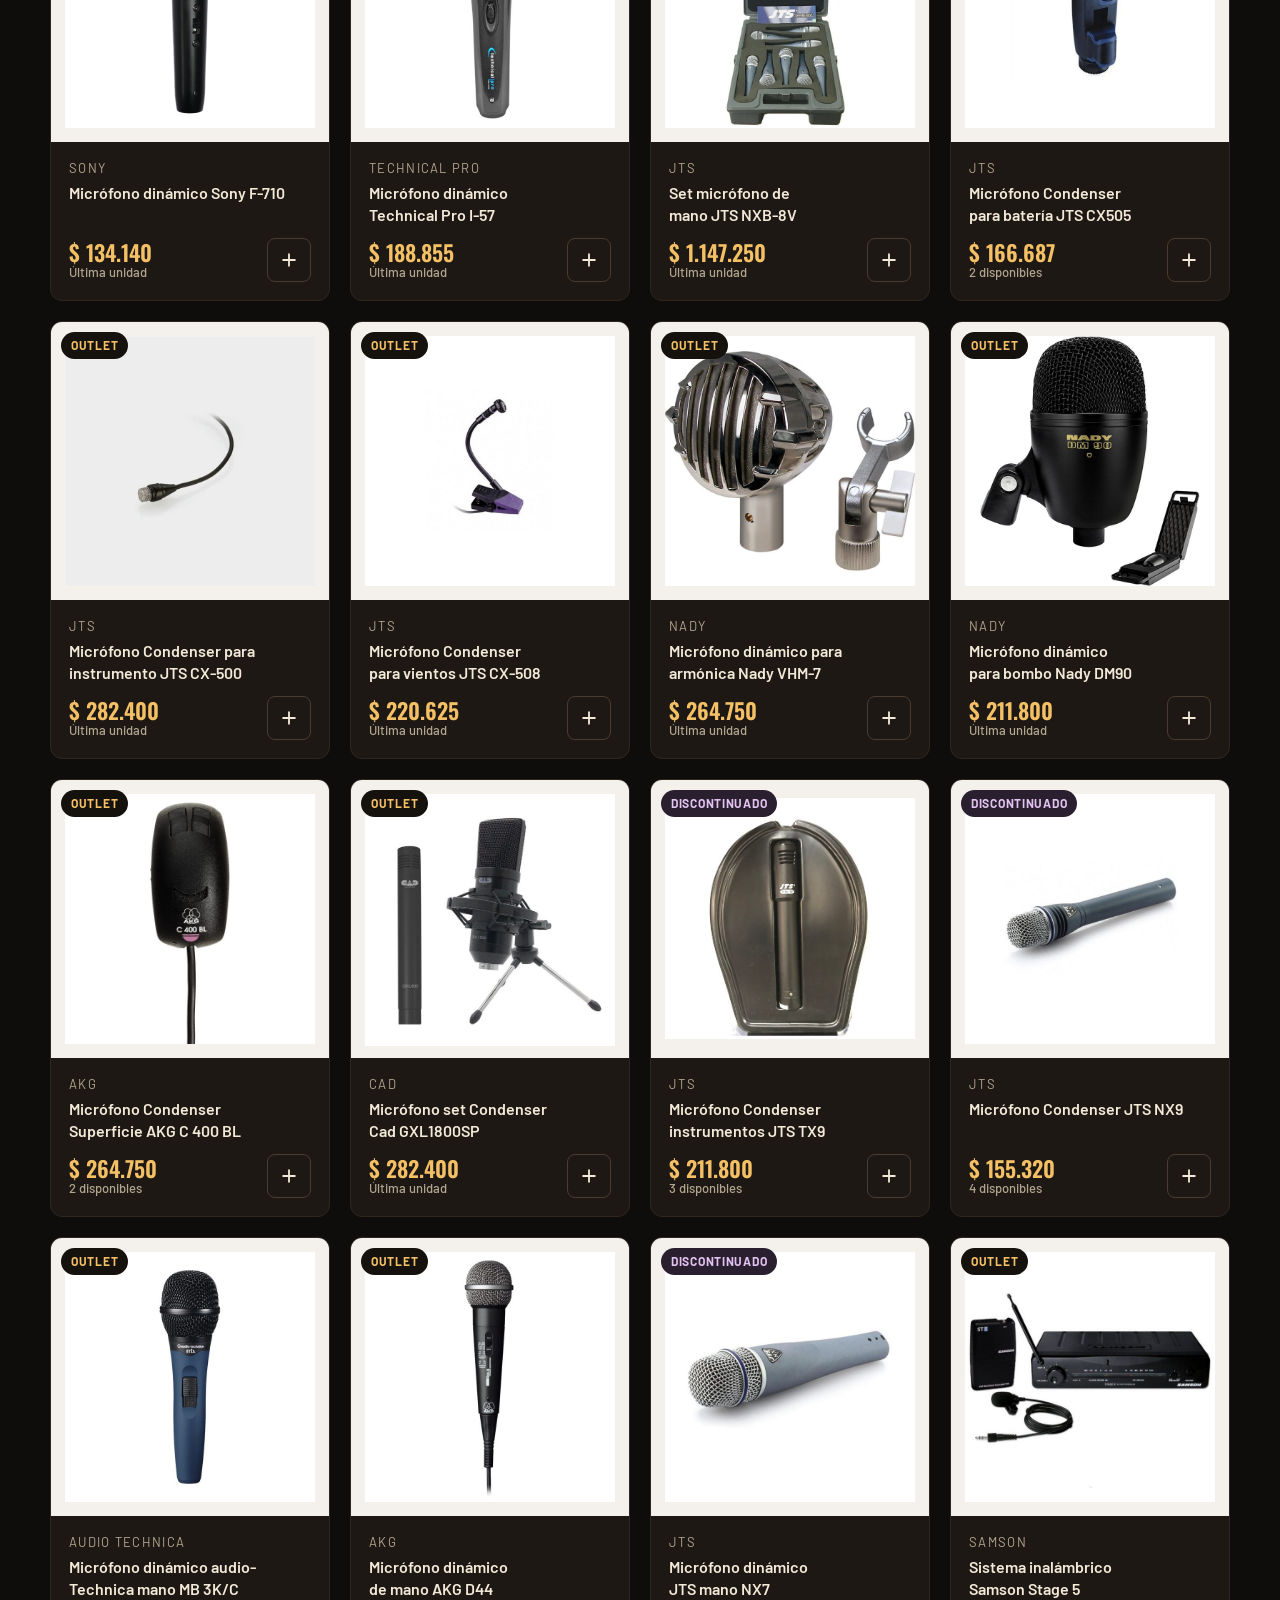
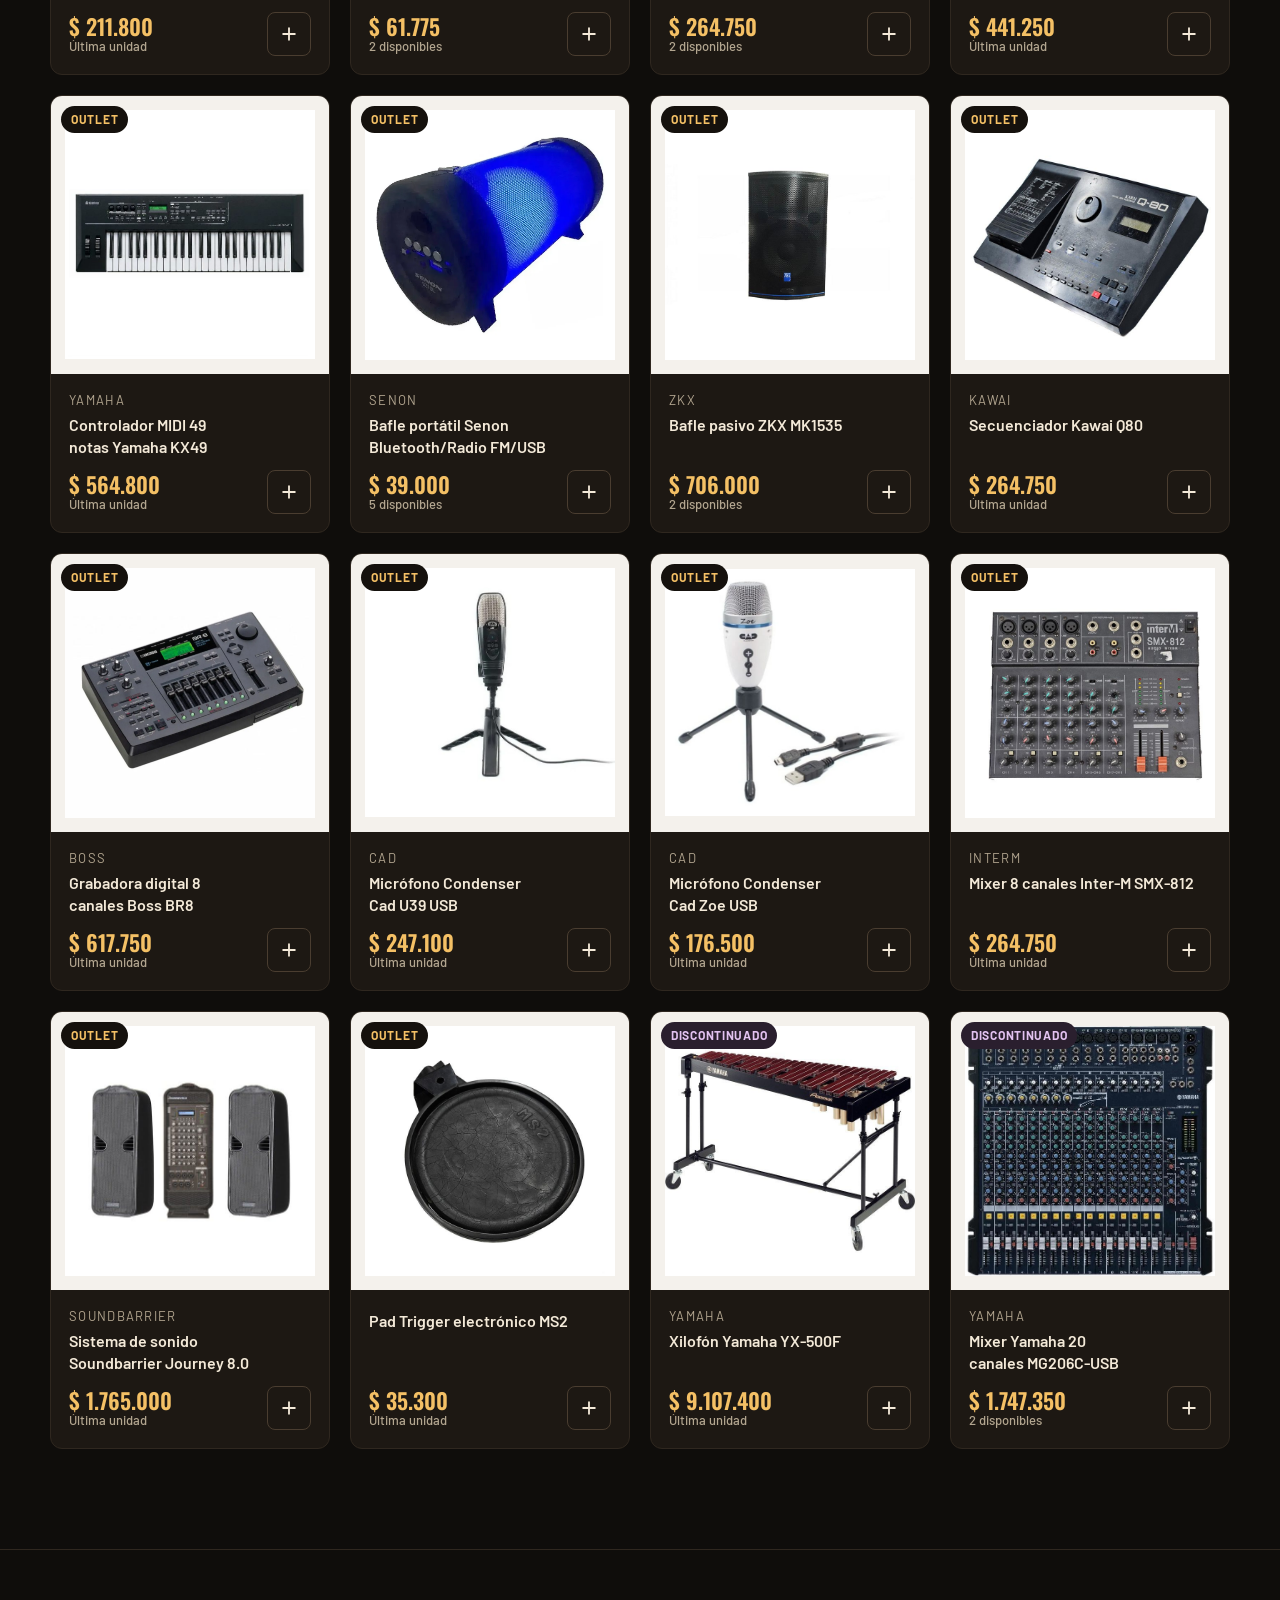
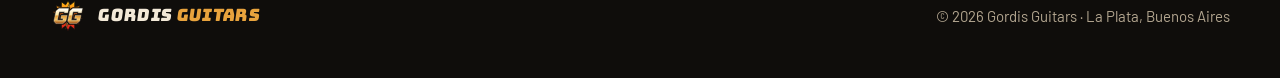
<file: tienda.html>
<!doctype html>
<html lang="es">
<head>
  <meta charset="utf-8">
  <meta name="viewport" content="width=device-width, initial-scale=1, viewport-fit=cover">
  <meta name="theme-color" content="#0f0d0b">
  <script>document.documentElement.classList.add("js")</script>
  <title>Tienda · Gordis Guitars</title>
  <meta name="description" content="Tienda online de Gordis Guitars: guitarras, bajos, amplificadores, pedales y accesorios. Outlet, vintage y usados.">
  <link rel="icon" href="logo.svg" type="image/svg+xml">
  <link rel="preconnect" href="https://fonts.googleapis.com">
  <link rel="preconnect" href="https://fonts.gstatic.com" crossorigin>
  <link href="https://fonts.googleapis.com/css2?family=Bungee&family=Oswald:wght@500;600;700&family=Barlow:wght@400;500;600;700&display=swap" rel="stylesheet">
  <link rel="stylesheet" href="styles.css">
</head>
<body>

<header class="header">
  <div class="wrap">
    <a class="brand" href="index.html">
      <img src="logo.svg" alt="">
      <span class="brand-name">GORDIS <span>GUITARS</span></span>
    </a>
    <nav class="nav">
      <a href="index.html#servicios">Servicios</a>
      <a class="activo" href="tienda.html" aria-current="page">Tienda</a>
      <a href="index.html#lucas">Quién soy</a>
      <a href="index.html#contacto">Contacto</a>
    </nav>
    <button class="btn btn-gold carrito-btn" data-abrir-carrito aria-label="Abrir carrito">
      <svg viewBox="0 0 24 24" fill="none" stroke="currentColor" stroke-width="2" stroke-linecap="round" stroke-linejoin="round" aria-hidden="true"><path d="M6 6h15l-1.5 9h-12z"/><path d="M6 6 5 3H2"/><circle cx="9" cy="20" r="1.3"/><circle cx="18" cy="20" r="1.3"/></svg>
      <span class="txt">Carrito</span> <span class="cuenta" data-cuenta>0</span>
    </button>
    <button class="menu-btn" aria-label="Abrir menú" aria-expanded="false" data-menu>
      <svg viewBox="0 0 24 24" fill="none" stroke="currentColor" stroke-width="2" stroke-linecap="round"><path d="M4 7h16M4 12h16M4 17h16"/></svg>
    </button>
  </div>
</header>

<main>
  <section class="tienda-hero">
    <div class="wrap">
      <h1>Tienda</h1>
      <p class="lead">Guitarras, bajos, amplis, pedales y accesorios: outlet, vintage y usados revisados. Armá el pedido y lo coordinamos por WhatsApp (envío, retiro y forma de pago).</p>
    </div>
  </section>

  <div class="filtros">
    <div class="wrap">
      <div class="chips" data-chips></div>
      <input class="buscar" type="search" placeholder="Buscar marca o modelo…" data-buscar aria-label="Buscar">
      <select class="ordenar" data-ordenar aria-label="Ordenar">
        <option value="rel">Destacados</option>
        <option value="menor">Menor precio</option>
        <option value="mayor">Mayor precio</option>
        <option value="az">Nombre A–Z</option>
      </select>
    </div>
  </div>

  <section class="tienda-main">
    <div class="wrap">
      <h2 class="sr-only">Productos</h2>
      <p class="resultado" data-resultado aria-live="polite"></p>
      <div class="prod-grid" data-lista></div>
      <p class="vacio" data-vacio hidden>No encontramos productos con esa búsqueda. ¿Lo buscás? <a data-wa data-msg="Hola Lucas, estoy buscando un producto que no vi en la tienda." href="#">Preguntame por WhatsApp</a>.</p>
    </div>
  </section>
</main>

<footer class="footer">
  <div class="wrap">
    <a class="brand" href="index.html"><img src="logo.svg" alt=""><span class="brand-name">GORDIS <span>GUITARS</span></span></a>
    <span>© <span data-anio></span> Gordis Guitars · <span data-zona></span></span>
  </div>
</footer>

<!-- Carrito -->
<div class="carrito" data-carrito>
  <div class="fondo" data-cerrar-carrito></div>
  <aside class="panel" aria-label="Carrito">
    <div class="carrito-head"><h3>Tu pedido</h3><button class="cerrar" data-cerrar-carrito aria-label="Cerrar">×</button></div>
    <div class="carrito-items" data-items></div>
    <div class="carrito-pie">
      <div class="total"><span>Total</span><b data-total>$ 0</b></div>
      <p>Al confirmar se abre WhatsApp con tu pedido listo para enviar. Ahí coordinamos envío y pago.</p>
      <a class="btn btn-wa" data-pedir href="#" target="_blank" rel="noopener">
        <svg viewBox="0 0 24 24" fill="none" stroke="currentColor" stroke-width="2" stroke-linecap="round" stroke-linejoin="round"><path d="M20 11.5a8.5 8.5 0 0 1-12.6 7.4L3 20l1.2-4.2A8.5 8.5 0 1 1 20 11.5z"/></svg>
        Pedir por WhatsApp
      </a>
    </div>
  </aside>
</div>

<div class="toast" data-toast>Agregado al carrito</div>

<a class="wa-flotante" data-wa href="#" aria-label="Escribir por WhatsApp">
  <svg viewBox="0 0 24 24" fill="none" stroke="currentColor" stroke-width="2" stroke-linecap="round" stroke-linejoin="round"><path d="M20 11.5a8.5 8.5 0 0 1-12.6 7.4L3 20l1.2-4.2A8.5 8.5 0 1 1 20 11.5z"/><path d="M9 8.5c0 3.5 3 6.5 6.5 6.5l1-1.5-2-1-1 .8a4.5 4.5 0 0 1-2.8-2.8l.8-1-1-2z"/></svg>
</a>

<script src="config.js"></script>
<script src="productos.js"></script>
<script src="main.js"></script>
<script src="tienda.js"></script>
</body>
</html>
</file>
<file: styles.css>
/* ================= GORDIS GUITARS · estilos ================= */
:root {
  --bg: #0f0d0b;
  --bg-2: #17130f;
  --card: #1d1813;
  --line: #2f271f;
  --line-2: #4a3d30;
  --text: #f3e9d8;
  --muted: #b3a690;
  --gold: #e8a33d;
  --gold-2: #f4c065;
  --ok: #25d366;
  --r-sm: 8px;
  --r: 12px;
  --r-lg: 16px;
  --wrap: 1180px;
  --display: "Oswald", "Arial Narrow", Impact, sans-serif;
  --rock: "Bungee", Impact, sans-serif;
  --sans: "Barlow", system-ui, -apple-system, "Segoe UI", sans-serif;
  --safe-b: env(safe-area-inset-bottom, 0px);
}
* { box-sizing: border-box; }
html { scroll-behavior: smooth; -webkit-text-size-adjust: 100%; }
body {
  margin: 0; background: var(--bg); color: var(--text);
  font-family: var(--sans); font-size: 18px; line-height: 1.6;
  -webkit-font-smoothing: antialiased;
}
img { max-width: 100%; display: block; }
a { color: inherit; }
:focus-visible { outline: 2px solid var(--gold-2); outline-offset: 3px; }
.wrap { width: min(var(--wrap), 100% - 32px); margin-inline: auto; }
.sr-only { position: absolute; width: 1px; height: 1px; overflow: hidden; clip: rect(0 0 0 0); white-space: nowrap; }
h1, h2, h3 { font-family: var(--display); font-weight: 600; line-height: 1.05; margin: 0; text-transform: uppercase; letter-spacing: .01em; text-wrap: balance; }
h2 { font-size: clamp(34px, 4.6vw, 54px); }
p, li { text-wrap: pretty; }
.lead { color: var(--muted); font-size: 20px; max-width: 58ch; }
section { padding: 104px 0; }

/* ---------- botones ---------- */
.btn {
  display: inline-flex; align-items: center; gap: 10px; justify-content: center;
  min-height: 48px; padding: 12px 24px; border-radius: 999px; font-weight: 600; font-size: 16px;
  text-decoration: none; border: 1px solid transparent; cursor: pointer;
  transition: background-color .2s, border-color .2s, color .2s;
  font-family: var(--sans);
}
.btn svg { width: 20px; height: 20px; flex: none; }
.btn-gold { background: var(--gold); color: #1a120a; }
.btn-gold:hover { background: var(--gold-2); }
.btn-ghost { border-color: var(--line-2); color: var(--text); background: transparent; }
.btn-ghost:hover { border-color: var(--gold); color: var(--gold-2); }
.btn-wa { background: var(--ok); color: #06240f; }
.btn-wa:hover { background: #3ee07b; }
.btn-ig { background: linear-gradient(135deg, #f9ce34, #ee2a7b 50%, #6228d7); color: #fff; }

/* ---------- header ---------- */
.header {
  position: sticky; top: 0; z-index: 50;
  background: rgba(15, 13, 11, .9); backdrop-filter: blur(12px); -webkit-backdrop-filter: blur(12px);
  border-bottom: 1px solid var(--line);
}
.header .wrap { display: flex; align-items: center; gap: 16px; height: 72px; }
.brand { display: flex; align-items: center; gap: 12px; text-decoration: none; margin-right: auto; min-height: 44px; }
.brand img { width: 44px; height: 44px; }
.brand-name { font-family: var(--rock); font-size: 19px; letter-spacing: .02em; transform: skewX(-8deg); display: inline-block; white-space: nowrap; }
.brand-name span { color: var(--gold); }
.nav { display: flex; gap: 6px; align-items: center; }
.nav a { text-decoration: none; color: var(--muted); font-size: 16px; font-weight: 500; padding: 10px 12px; border-radius: var(--r-sm); }
.nav a:hover, .nav a.activo { color: var(--text); }
.nav .btn { padding: 10px 20px; color: #1a120a; margin-left: 8px; }
.menu-btn { display: none; background: none; border: 0; color: var(--text); width: 48px; height: 48px; cursor: pointer; border-radius: var(--r-sm); }
.menu-btn svg { width: 28px; height: 28px; margin: auto; }

/* ---------- hero ---------- */
.hero { padding: 72px 0 96px; }
.hero .wrap { display: grid; grid-template-columns: 1.15fr .85fr; gap: 56px; align-items: center; }
.hero h1 { font-size: clamp(44px, 6.4vw, 84px); line-height: 1; }
.hero h1 em { font-style: normal; color: var(--gold); }
.hero .lead { margin: 24px 0 36px; }
.hero-cta { display: flex; flex-wrap: wrap; gap: 12px; }
.hero-zona { margin-top: 28px; color: var(--muted); font-size: 16px; display: flex; align-items: center; gap: 8px; }
.hero-zona svg { width: 18px; height: 18px; color: var(--gold); flex: none; }
.hero-art { aspect-ratio: 1; max-width: 480px; justify-self: end; width: 100%; }
.hero-art svg { width: 100%; height: 100%; }

/* ---------- encabezados de sección ---------- */
.sec-head { display: flex; justify-content: space-between; align-items: end; gap: 24px 40px; margin-bottom: 48px; flex-wrap: wrap; }
.sec-head .lead { margin: 0; }

/* ---------- servicios (filas, no tarjetas) ---------- */
.servicios { border-top: 1px solid var(--line); }
.servicio {
  display: grid; grid-template-columns: minmax(240px, .9fr) 1.3fr 1.1fr; gap: 16px 40px;
  padding: 40px 0; border-bottom: 1px solid var(--line); align-items: start;
}
.servicio h3 { font-size: 30px; display: flex; align-items: center; gap: 14px; }
.servicio h3 svg { width: 30px; height: 30px; color: var(--gold); flex: none; }
.servicio p { color: var(--muted); margin: 0; }
.servicio .link { display: inline-flex; align-items: center; min-height: 44px; margin-top: 8px; color: var(--gold-2); font-weight: 600; text-decoration: none; }
.servicio .link:hover { text-decoration: underline; }
.servicio ul { list-style: none; padding: 0; margin: 0; font-size: 17px; }
.servicio li { padding: 5px 0 5px 24px; position: relative; }
.servicio li::before { content: ""; position: absolute; left: 0; top: 17px; width: 12px; height: 2px; background: var(--gold); }

/* consignación pasos (secuencia real: se numera) */
.pasos { margin-top: 64px; }
.pasos h3 { font-size: 30px; margin-bottom: 28px; }
.pasos-grid { display: grid; grid-template-columns: repeat(4, 1fr); gap: 28px; counter-reset: paso; list-style: none; padding: 0; margin: 0; }
.paso { counter-increment: paso; }
.paso::before {
  content: counter(paso); display: grid; place-items: center; width: 40px; height: 40px; border-radius: 50%;
  background: var(--gold); color: #1a120a; font-family: var(--display); font-weight: 700; font-size: 18px; margin-bottom: 14px;
}
.paso b { display: block; margin-bottom: 4px; font-size: 19px; }
.paso span { color: var(--muted); font-size: 17px; }

/* ---------- productos ---------- */
.tienda-preview { background: var(--bg-2); border-block: 1px solid var(--line); }
.prod-grid { display: grid; grid-template-columns: repeat(auto-fill, minmax(240px, 1fr)); gap: 20px; }
.prod {
  background: var(--card); border: 1px solid var(--line); border-radius: var(--r); overflow: hidden;
  display: flex; flex-direction: column; transition: border-color .25s;
}
.prod:hover { border-color: rgba(232,163,61,.5); }
.prod-img { position: relative; aspect-ratio: 1; background: #f4f1ec; display: grid; place-items: center; overflow: hidden; }
.prod-img img { width: 100%; height: 100%; object-fit: contain; padding: 14px; }
.prod-img .dibujo { width: 46%; color: #c9b69b; }
.prod-tag {
  position: absolute; top: 10px; left: 10px; font-size: 12px; font-weight: 700; letter-spacing: .06em;
  text-transform: uppercase; padding: 4px 10px; border-radius: 999px; background: #15110d; color: var(--gold-2);
}
.prod-tag.vintage { background: #3b1d0c; color: #ffd08a; }
.prod-tag.usado { background: #1f2b1d; color: #b8e6a8; }
.prod-tag.discontinuado { background: #2a1f2e; color: #e2c2f0; }
.prod-body { padding: 16px 18px 18px; display: flex; flex-direction: column; flex: 1; }
.prod-marca { font-size: 13px; letter-spacing: .1em; text-transform: uppercase; color: var(--muted); }
.prod-nombre { font-family: var(--sans); text-transform: none; letter-spacing: 0; font-weight: 600; font-size: 16px; line-height: 1.35; margin: 4px 0 12px; flex: 1; }
.prod-pie { display: flex; align-items: center; justify-content: space-between; gap: 10px; }
.prod-precio { font-family: var(--display); font-size: 22px; font-weight: 600; color: var(--gold-2); line-height: 1.2; }
.prod-precio small { display: block; font-family: var(--sans); font-size: 13px; color: var(--muted); font-weight: 500; }
.btn-add {
  width: 44px; height: 44px; border-radius: var(--r-sm); border: 1px solid var(--line-2); background: transparent;
  color: var(--text); cursor: pointer; display: grid; place-items: center; transition: background-color .2s, color .2s; flex: none;
}
.btn-add:hover { background: var(--gold); color: #1a120a; border-color: var(--gold); }
.btn-add.ok { background: var(--ok); border-color: var(--ok); color: #06240f; }
.btn-add svg { width: 20px; height: 20px; }

/* ---------- sobre ---------- */
.sobre .wrap { display: grid; grid-template-columns: .9fr 1.1fr; gap: 64px; align-items: center; }
.sobre-foto { position: relative; aspect-ratio: 4/5; border-radius: var(--r-lg); overflow: hidden; background: var(--card); }
.sobre-foto img { width: 100%; height: 100%; object-fit: cover; object-position: 65% 30%; position: relative; z-index: 1; }
.sobre-foto .marco { position: absolute; inset: 0; display: grid; place-items: center; text-align: center; color: var(--muted); font-size: 15px; padding: 30px; }
.sobre-foto .marco svg { width: 90px; margin: 0 auto 16px; opacity: .55; }
.sobre-firma { z-index: 2; position: absolute; bottom: 16px; left: 16px; right: 16px; background: rgba(15,13,11,.85); border-radius: var(--r); padding: 14px 18px; }
.sobre-firma b { font-family: var(--display); font-size: 21px; font-weight: 600; display: block; text-transform: uppercase; }
.sobre-firma span { font-size: 15px; color: var(--muted); }
.sobre h2 { margin-bottom: 22px; }
.sobre p { color: var(--muted); max-width: 62ch; }
.sobre .lead b { color: var(--text); font-weight: 600; }
.sobre blockquote {
  margin: 28px 0; padding: 2px 0 2px 22px; border-left: 3px solid var(--gold);
  font-family: var(--display); font-size: 26px; font-weight: 500; color: var(--text); line-height: 1.3;
}
.valores { display: grid; grid-template-columns: repeat(3, 1fr); gap: 24px; margin: 32px 0 0; padding: 24px 0 0; border-top: 1px solid var(--line); }
.valores dt { font-weight: 700; font-size: 17px; margin-bottom: 4px; }
.valores dd { margin: 0; font-size: 16px; color: var(--muted); }

/* ---------- galería ---------- */
.galeria-grid { display: grid; grid-template-columns: repeat(4, 1fr); grid-auto-rows: 230px; gap: 12px; }
.galeria-grid .item { border-radius: var(--r); overflow: hidden; position: relative; background: var(--card); cursor: zoom-in; border: 0; padding: 0; }
.galeria-grid .item:nth-child(1) { grid-column: span 2; grid-row: span 2; }
.galeria-grid .item:nth-child(6) { grid-column: span 2; }
.galeria-grid img { width: 100%; height: 100%; object-fit: cover; transition: transform .5s; }
.galeria-grid .item:hover img { transform: scale(1.04); }
.reservado { position: absolute; inset: 0; display: grid; place-items: center; text-align: center; padding: 16px; background: var(--card); color: var(--muted); font-size: 14px; }
.reservado svg { width: 40px; margin: 0 auto 10px; color: var(--gold); opacity: .7; }
.reservado b { display: block; color: var(--text); font-size: 15px; }

.lightbox { position: fixed; inset: 0; background: rgba(0,0,0,.92); display: none; place-items: center; z-index: 100; padding: 20px; }
.lightbox.abierto { display: grid; }
.lightbox img { max-height: 88vh; max-width: 92vw; border-radius: var(--r-sm); }
.lightbox button { position: absolute; top: 12px; right: 12px; width: 48px; height: 48px; background: none; border: 0; color: #fff; font-size: 40px; cursor: pointer; }

/* ---------- contacto ---------- */
.contacto-box {
  border-radius: var(--r-lg); padding: 64px 56px; background: var(--card); border: 1px solid var(--line);
  display: grid; grid-template-columns: 1.2fr .8fr; gap: 48px; align-items: center;
}
.contacto-box .lead { margin: 18px 0 30px; }
.contacto-btns { display: flex; flex-wrap: wrap; gap: 12px; }
.datos { list-style: none; padding: 0; margin: 0; display: grid; gap: 20px; }
.datos li { display: flex; gap: 14px; align-items: flex-start; }
.datos svg { width: 22px; height: 22px; color: var(--gold); flex: none; margin-top: 3px; }
.datos b { display: block; font-size: 15px; }
.datos span { color: var(--muted); font-size: 17px; }

/* ---------- footer ---------- */
.footer { padding: 44px 0 calc(40px + var(--safe-b)); border-top: 1px solid var(--line); color: var(--muted); font-size: 15px; }
.footer .wrap { display: flex; justify-content: space-between; align-items: center; gap: 16px; flex-wrap: wrap; }
.footer .brand { margin-right: 0; }
.footer .brand img { width: 36px; height: 36px; }
.footer .brand-name { font-size: 17px; color: var(--text); }

/* botón flotante de WhatsApp */
.wa-flotante {
  position: fixed; right: 18px; bottom: calc(18px + var(--safe-b)); z-index: 60; width: 58px; height: 58px; border-radius: 50%;
  background: var(--ok); display: grid; place-items: center; box-shadow: 0 6px 16px rgba(0,0,0,.4);
}
.wa-flotante svg { width: 30px; height: 30px; color: #fff; }

/* aparición suave: solo si el JavaScript anda (si falla, todo queda visible) */
.js .revelar { opacity: 0; transform: translateY(18px); transition: opacity .6s ease, transform .6s ease; }
.js .revelar.visto { opacity: 1; transform: none; }

/* ================= TIENDA ================= */
.tienda-hero { padding: 64px 0 28px; }
.tienda-hero h1 { font-size: clamp(40px, 5.6vw, 72px); }
.tienda-hero .lead { margin-top: 16px; }
.filtros { position: sticky; top: 72px; z-index: 40; background: rgba(15,13,11,.95); padding: 14px 0; border-bottom: 1px solid var(--line); }
.filtros .wrap { display: flex; flex-wrap: wrap; gap: 12px; align-items: center; }
.chips { display: flex; gap: 8px; overflow-x: auto; flex: 1; min-width: 0; scrollbar-width: none; padding: 2px; }
.chips::-webkit-scrollbar { display: none; }
.chip {
  white-space: nowrap; min-height: 44px; padding: 8px 16px; border-radius: 999px; border: 1px solid var(--line-2); background: transparent;
  color: var(--muted); font-size: 15px; cursor: pointer; font-family: var(--sans); font-weight: 500;
}
.chip:hover { color: var(--text); }
.chip.activo { background: var(--gold); border-color: var(--gold); color: #1a120a; }
.chip small { opacity: .75; margin-left: 6px; font-size: 13px; }
.buscar, .ordenar {
  background: var(--card); border: 1px solid var(--line-2); color: var(--text); border-radius: 999px;
  min-height: 44px; padding: 8px 16px; font-size: 16px; font-family: var(--sans);
}
.buscar { width: 240px; }
.resultado { color: var(--muted); font-size: 15px; margin: 24px 0 16px; }
.tienda-main { padding: 0 0 100px; }
.vacio { text-align: center; padding: 60px 0; color: var(--muted); }

.carrito-btn { position: relative; }
.carrito-btn .cuenta {
  position: absolute; top: -6px; right: -6px; min-width: 22px; height: 22px; border-radius: 999px; background: var(--ok);
  color: #06240f; font-size: 13px; font-weight: 700; display: grid; place-items: center; padding: 0 6px;
}
.carrito { position: fixed; inset: 0; z-index: 90; pointer-events: none; }
.carrito .fondo { position: absolute; inset: 0; background: rgba(0,0,0,.6); opacity: 0; transition: opacity .3s; }
.carrito .panel {
  position: absolute; top: 0; right: 0; bottom: 0; width: min(420px, 100%); background: var(--bg-2);
  border-left: 1px solid var(--line); transform: translateX(100%); transition: transform .3s ease;
  display: flex; flex-direction: column; visibility: hidden;
}
.carrito.abierto { pointer-events: auto; }
.carrito.abierto .fondo { opacity: 1; }
.carrito.abierto .panel { transform: none; visibility: visible; }
.carrito-head { display: flex; justify-content: space-between; align-items: center; padding: 16px 16px 16px 24px; border-bottom: 1px solid var(--line); }
.carrito-head h3 { font-size: 26px; }
.cerrar { background: none; border: 0; color: var(--muted); font-size: 32px; cursor: pointer; line-height: 1; width: 48px; height: 48px; }
.carrito-items { flex: 1; overflow-y: auto; padding: 8px 24px; overscroll-behavior: contain; }
.c-item { display: grid; grid-template-columns: 64px 1fr auto; gap: 14px; align-items: center; padding: 14px 0; border-bottom: 1px solid var(--line); }
.c-item .mini { width: 64px; height: 64px; border-radius: var(--r-sm); background: #f4f1ec; overflow: hidden; display: grid; place-items: center; }
.c-item .mini img { width: 100%; height: 100%; object-fit: contain; padding: 4px; }
.c-item .mini svg { width: 60%; color: #c9b69b; }
.c-item b { font-size: 15px; font-weight: 600; display: block; line-height: 1.3; }
.c-item span { color: var(--gold-2); font-size: 15px; }
.cant { display: flex; align-items: center; gap: 10px; margin-top: 6px; }
.cant button { width: 40px; height: 40px; border-radius: var(--r-sm); border: 1px solid var(--line-2); background: none; color: var(--text); cursor: pointer; font-size: 18px; }
.quitar { background: none; border: 0; color: var(--muted); cursor: pointer; font-size: 14px; text-decoration: underline; min-height: 44px; padding: 0 4px; font-family: var(--sans); }
.carrito-pie { padding: 20px 24px calc(20px + var(--safe-b)); border-top: 1px solid var(--line); }
.total { display: flex; justify-content: space-between; align-items: baseline; font-size: 18px; margin-bottom: 6px; }
.total b { font-family: var(--display); font-size: 28px; color: var(--gold-2); }
.carrito-pie p { color: var(--muted); font-size: 15px; margin: 0 0 16px; }
.carrito-pie .btn { width: 100%; }

.toast {
  position: fixed; left: 50%; bottom: calc(30px + var(--safe-b)); transform: translate(-50%, 160px); background: var(--text); color: #15110d;
  padding: 12px 20px; border-radius: 999px; font-weight: 600; font-size: 15px; z-index: 95; transition: transform .3s;
  max-width: calc(100% - 32px); white-space: nowrap; overflow: hidden; text-overflow: ellipsis;
}
.toast.ver { transform: translate(-50%, 0); }
.carrito.abierto ~ .toast { display: none; }

/* ================= RESPONSIVE ================= */
@media (max-width: 980px) {
  .hero .wrap, .sobre .wrap, .contacto-box { grid-template-columns: 1fr; }
  .hero-art { max-width: 340px; justify-self: center; }
  .servicio { grid-template-columns: 1fr 1fr; }
  .servicio h3 { grid-column: 1 / -1; }
  .pasos-grid { grid-template-columns: 1fr 1fr; }
  .galeria-grid { grid-template-columns: repeat(2, 1fr); grid-auto-rows: 180px; }
  .galeria-grid .item:nth-child(6) { grid-column: span 1; }
  .contacto-box { padding: 40px 28px; gap: 36px; }
  .sobre .wrap { gap: 40px; }
  .sobre-foto { max-width: 520px; }
}
@media (max-width: 760px) {
  body { font-size: 17px; }
  section { padding: 72px 0; }
  .lead { font-size: 18px; }
  .header .wrap { height: 64px; gap: 8px; }
  .brand img { width: 38px; height: 38px; }
  .brand-name { font-size: 16px; }
  .menu-btn { display: grid; }
  .nav {
    position: fixed; top: 64px; left: 0; right: 0; flex-direction: column; align-items: stretch; gap: 0; background: var(--bg-2);
    border-bottom: 1px solid var(--line); padding: 8px 16px 20px; display: none; max-height: calc(100dvh - 64px); overflow-y: auto;
  }
  .nav.abierto { display: flex; }
  .nav a { padding: 14px 4px; border-bottom: 1px solid var(--line); border-radius: 0; font-size: 18px; }
  .nav .btn { margin: 14px 0 0; border: 0; border-radius: 999px; justify-content: center; }
  .carrito-btn { padding: 10px 14px; }
  .carrito-btn .txt { display: none; }

  .hero { padding: 40px 0 64px; }
  .hero .wrap { gap: 36px; }
  .hero h1 { font-size: clamp(40px, 11vw, 56px); }
  .hero-cta .btn { flex: 1 1 100%; }
  .hero-art { max-width: 260px; }

  .sec-head { margin-bottom: 32px; }
  .sec-head > .btn { width: 100%; }
  .servicio { grid-template-columns: 1fr; padding: 32px 0; gap: 12px; }
  .servicio h3 { font-size: 26px; }
  .pasos { margin-top: 48px; }
  .pasos-grid { grid-template-columns: 1fr; gap: 20px; }
  .paso { display: grid; grid-template-columns: 40px 1fr; column-gap: 16px; }
  .paso::before { grid-row: span 2; margin: 0; }

  .prod-grid { grid-template-columns: repeat(2, 1fr); gap: 12px; }
  [data-destacados] .prod:nth-child(n+5) { display: none; }
  .prod-img img { padding: 8px; }
  .prod-body { padding: 12px; }
  .prod-nombre { font-size: 15px; }
  .prod-precio { font-size: 19px; }
  .prod-pie { flex-wrap: wrap; }
  .prod-tag { font-size: 12px; padding: 3px 8px; top: 8px; left: 8px; letter-spacing: .04em; }

  .valores { grid-template-columns: 1fr; gap: 16px; }
  .sobre blockquote { font-size: 22px; }
  .galeria-grid { grid-auto-rows: 150px; gap: 8px; }
  .contacto-box { padding: 32px 20px; }
  .contacto-btns .btn { flex: 1 1 100%; }
  .footer .wrap { flex-direction: column; align-items: flex-start; }

  .tienda-hero { padding: 36px 0 20px; }
  .filtros { position: static; padding: 12px 0; }
  .filtros .wrap { gap: 10px; }
  .chips { flex: 1 1 100%; margin: 0 -16px; padding: 2px 16px; }
  .buscar { flex: 1 1 0; width: auto; min-width: 0; }
  .ordenar { flex: 0 0 auto; max-width: 46%; }
}
@media (prefers-reduced-motion: reduce) {
  *, *::before, *::after { animation: none !important; transition: none !important; scroll-behavior: auto !important; }
  .js .revelar { opacity: 1; transform: none; }
}
</file>
